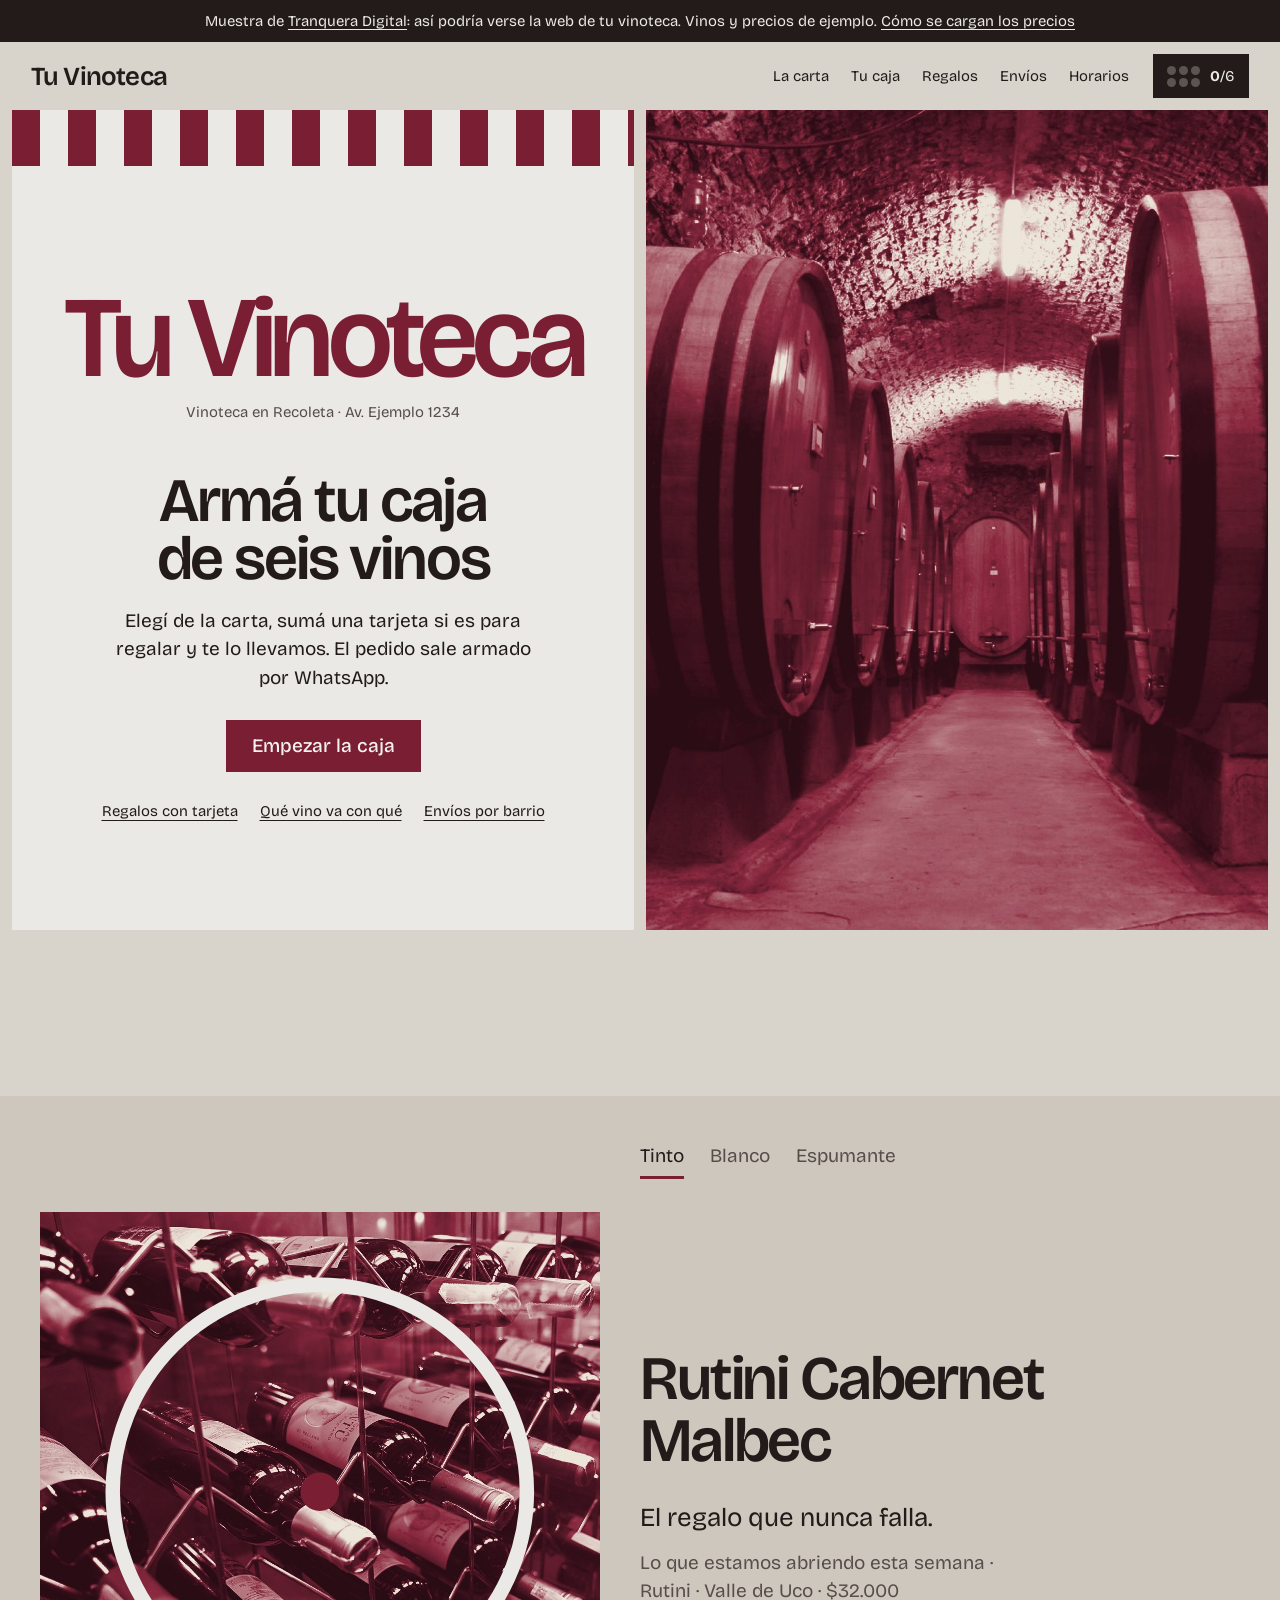
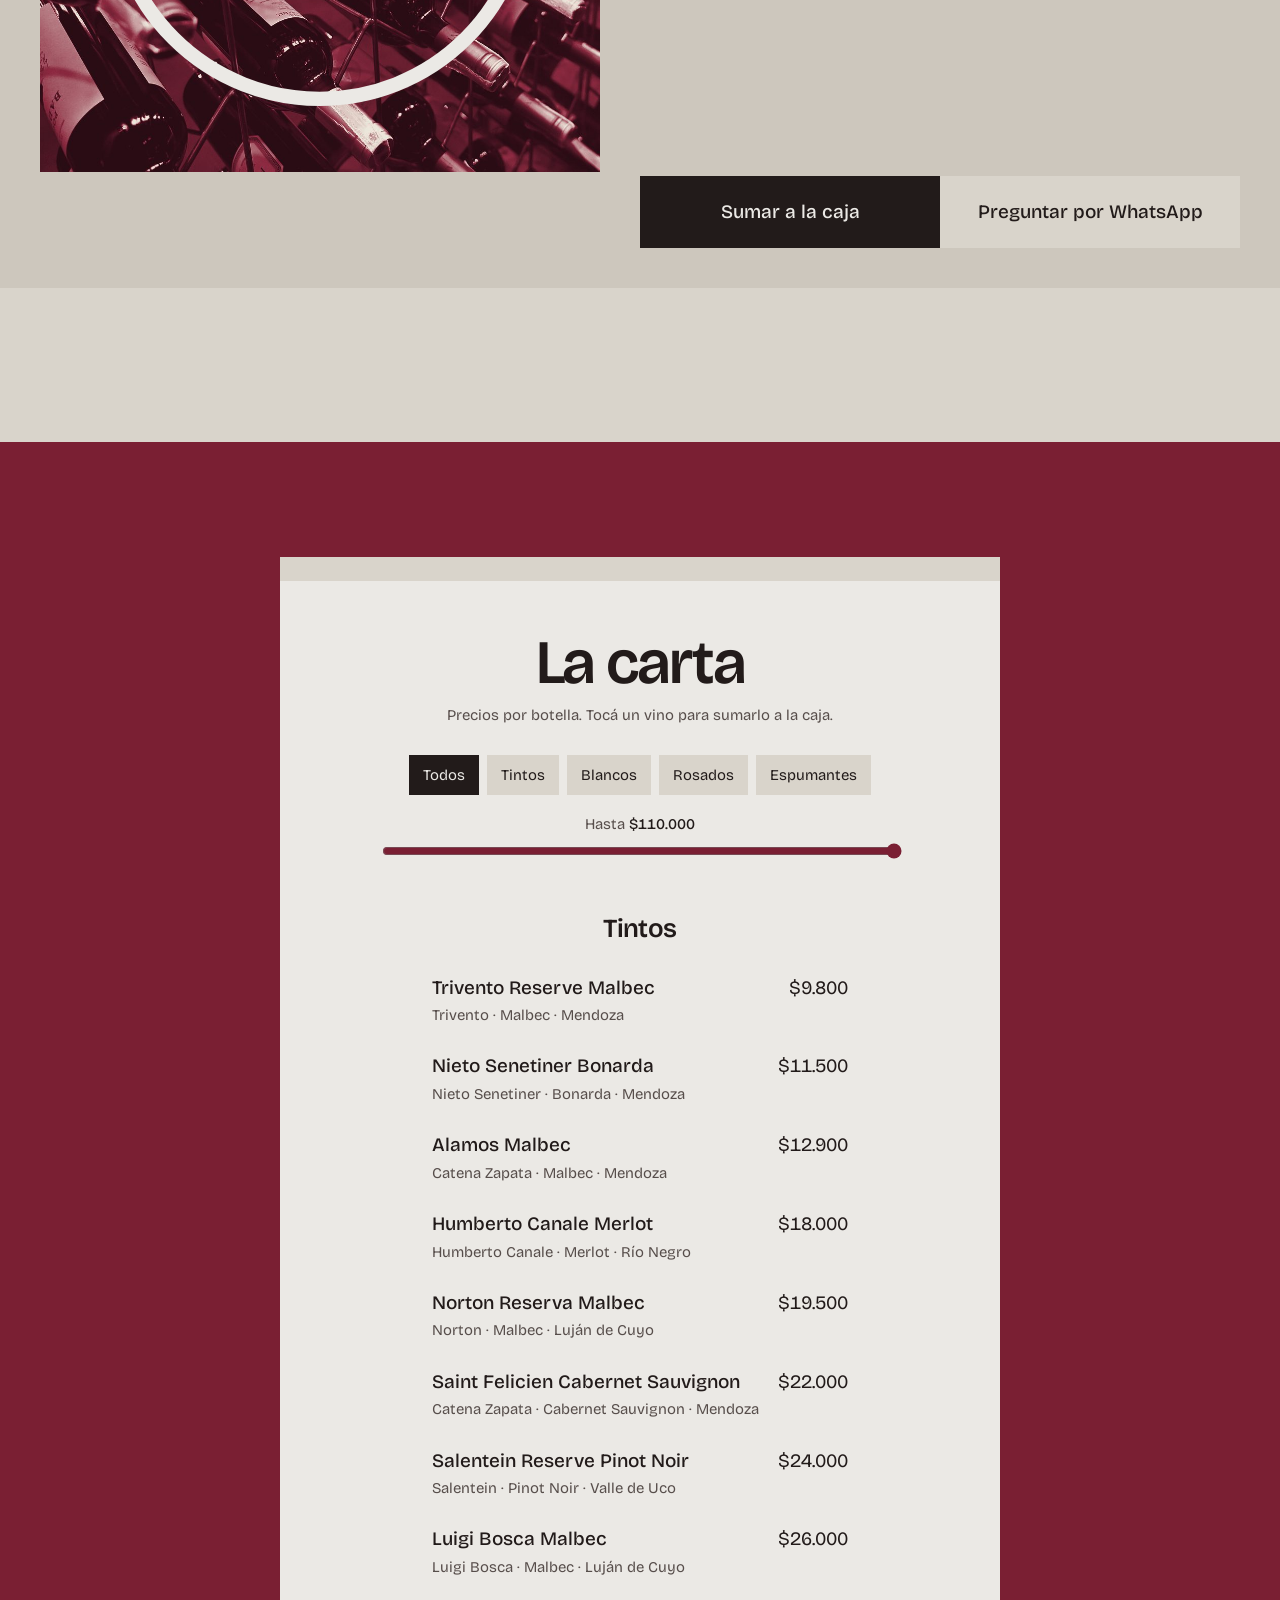
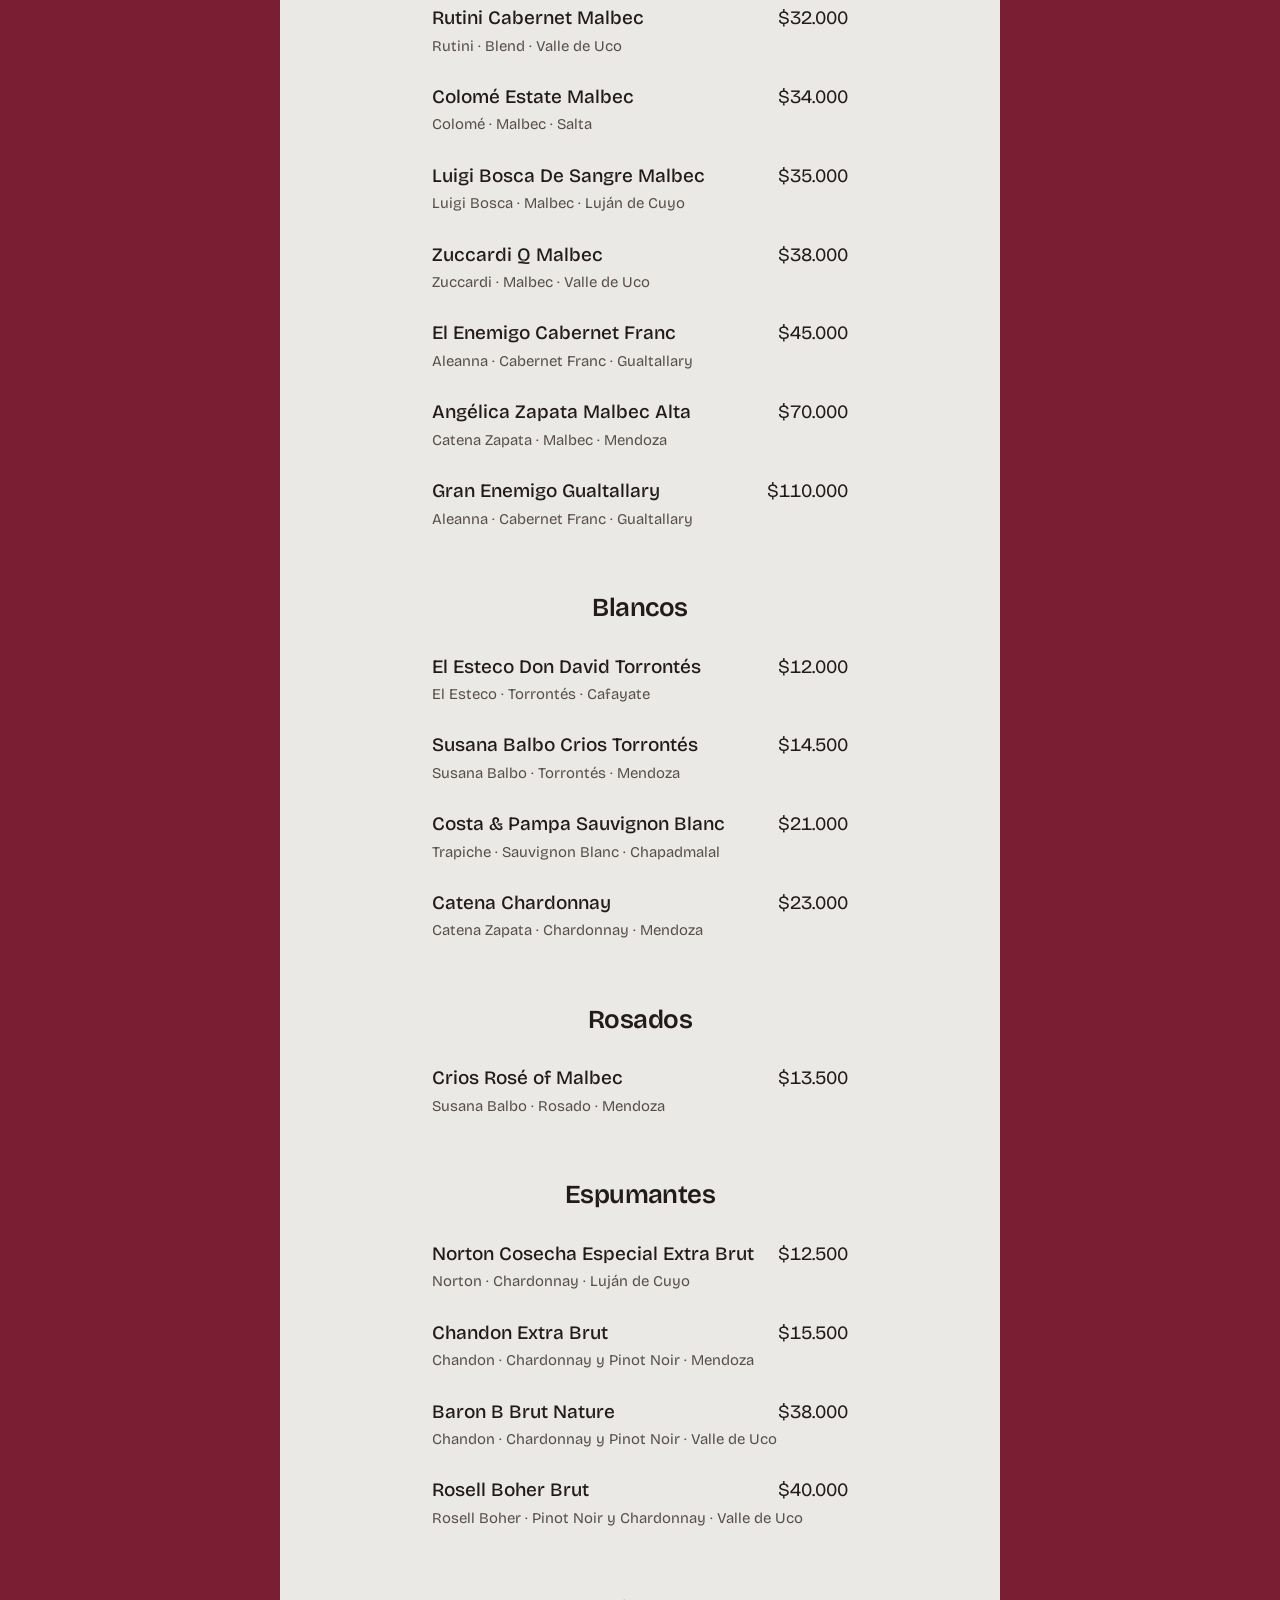
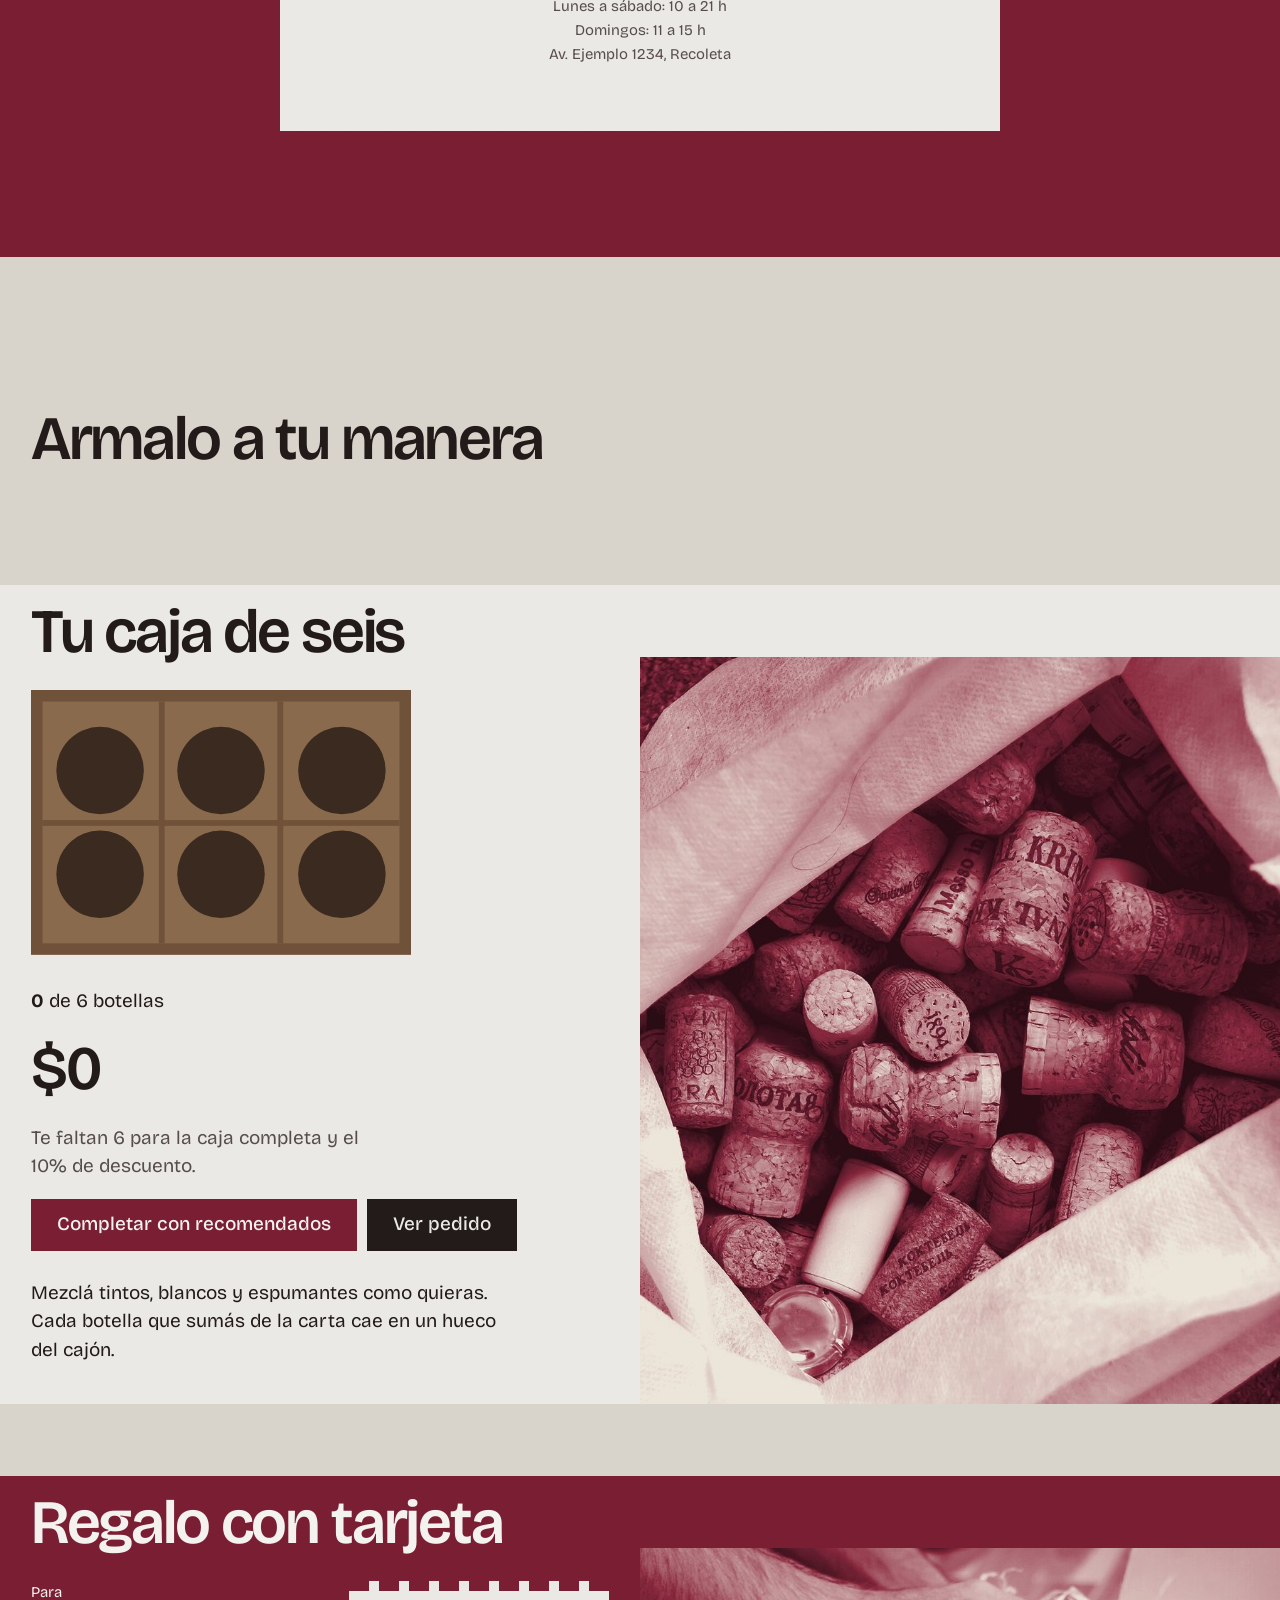
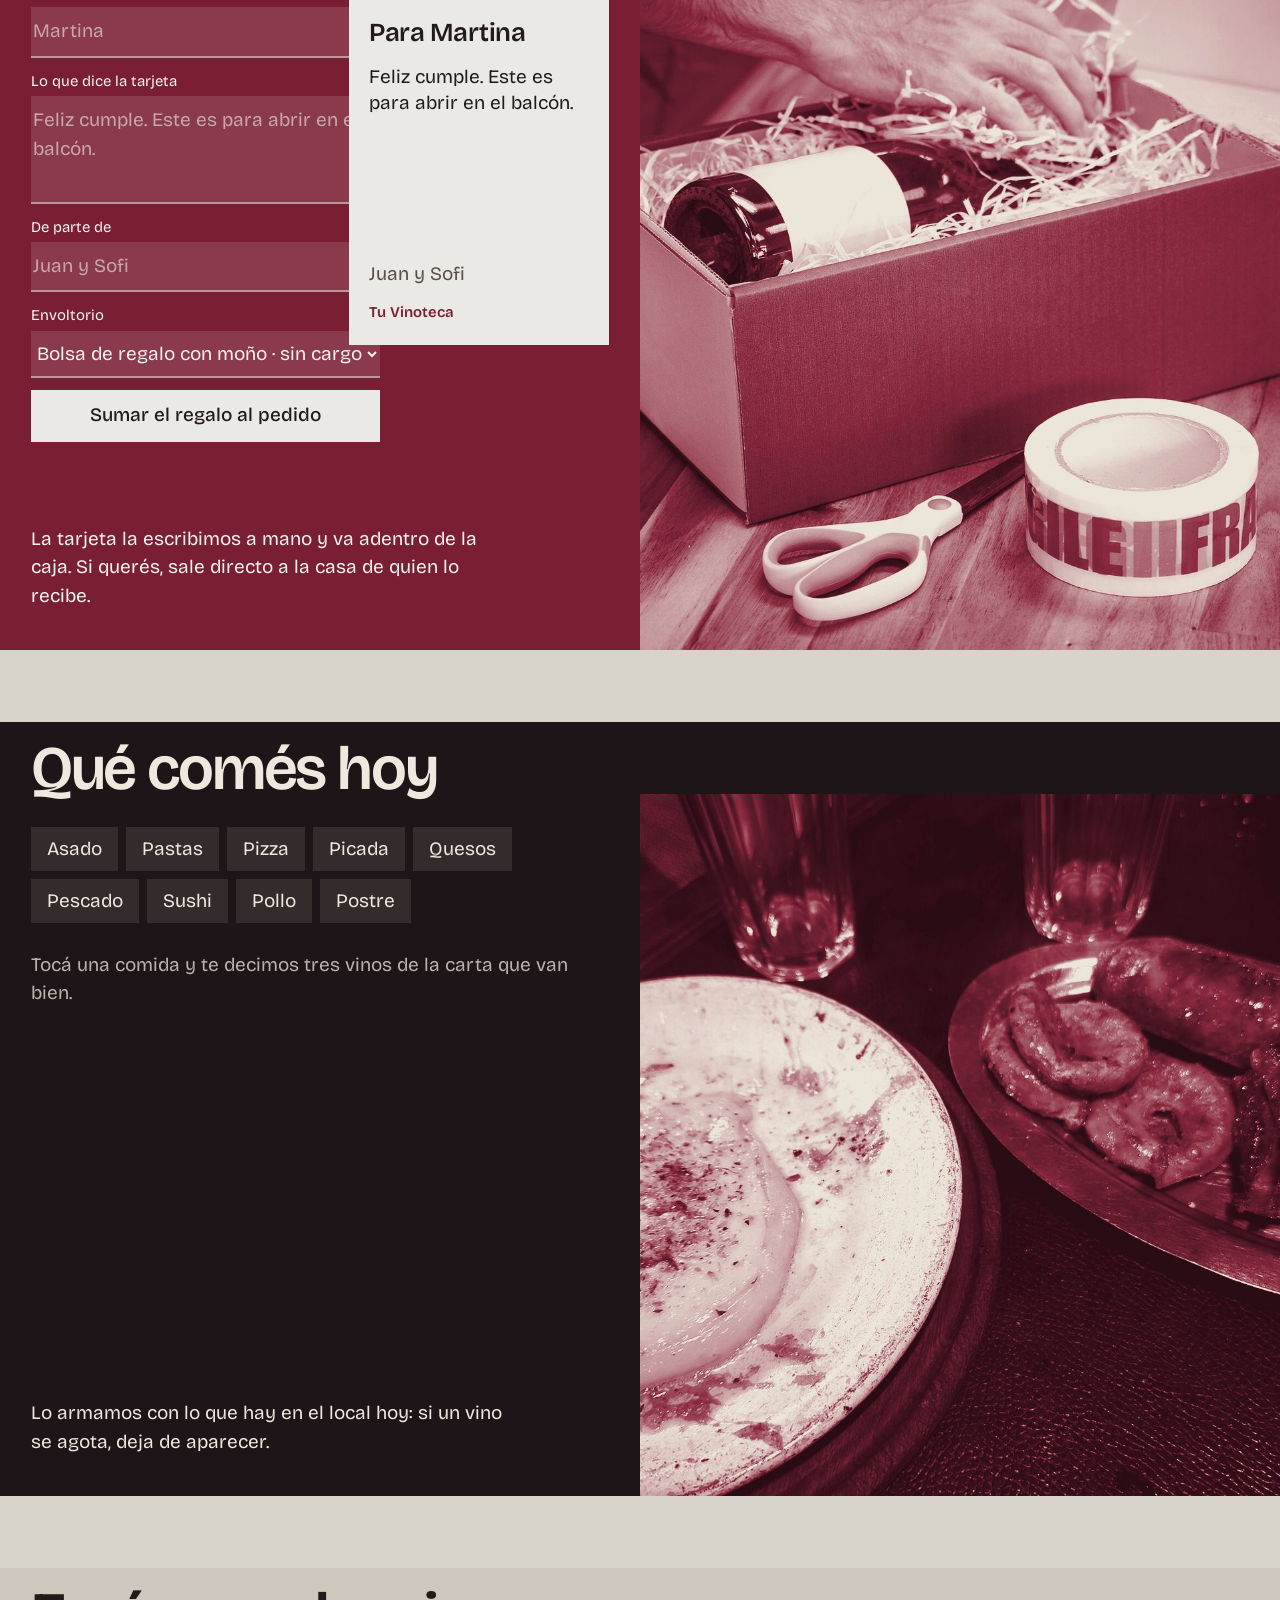
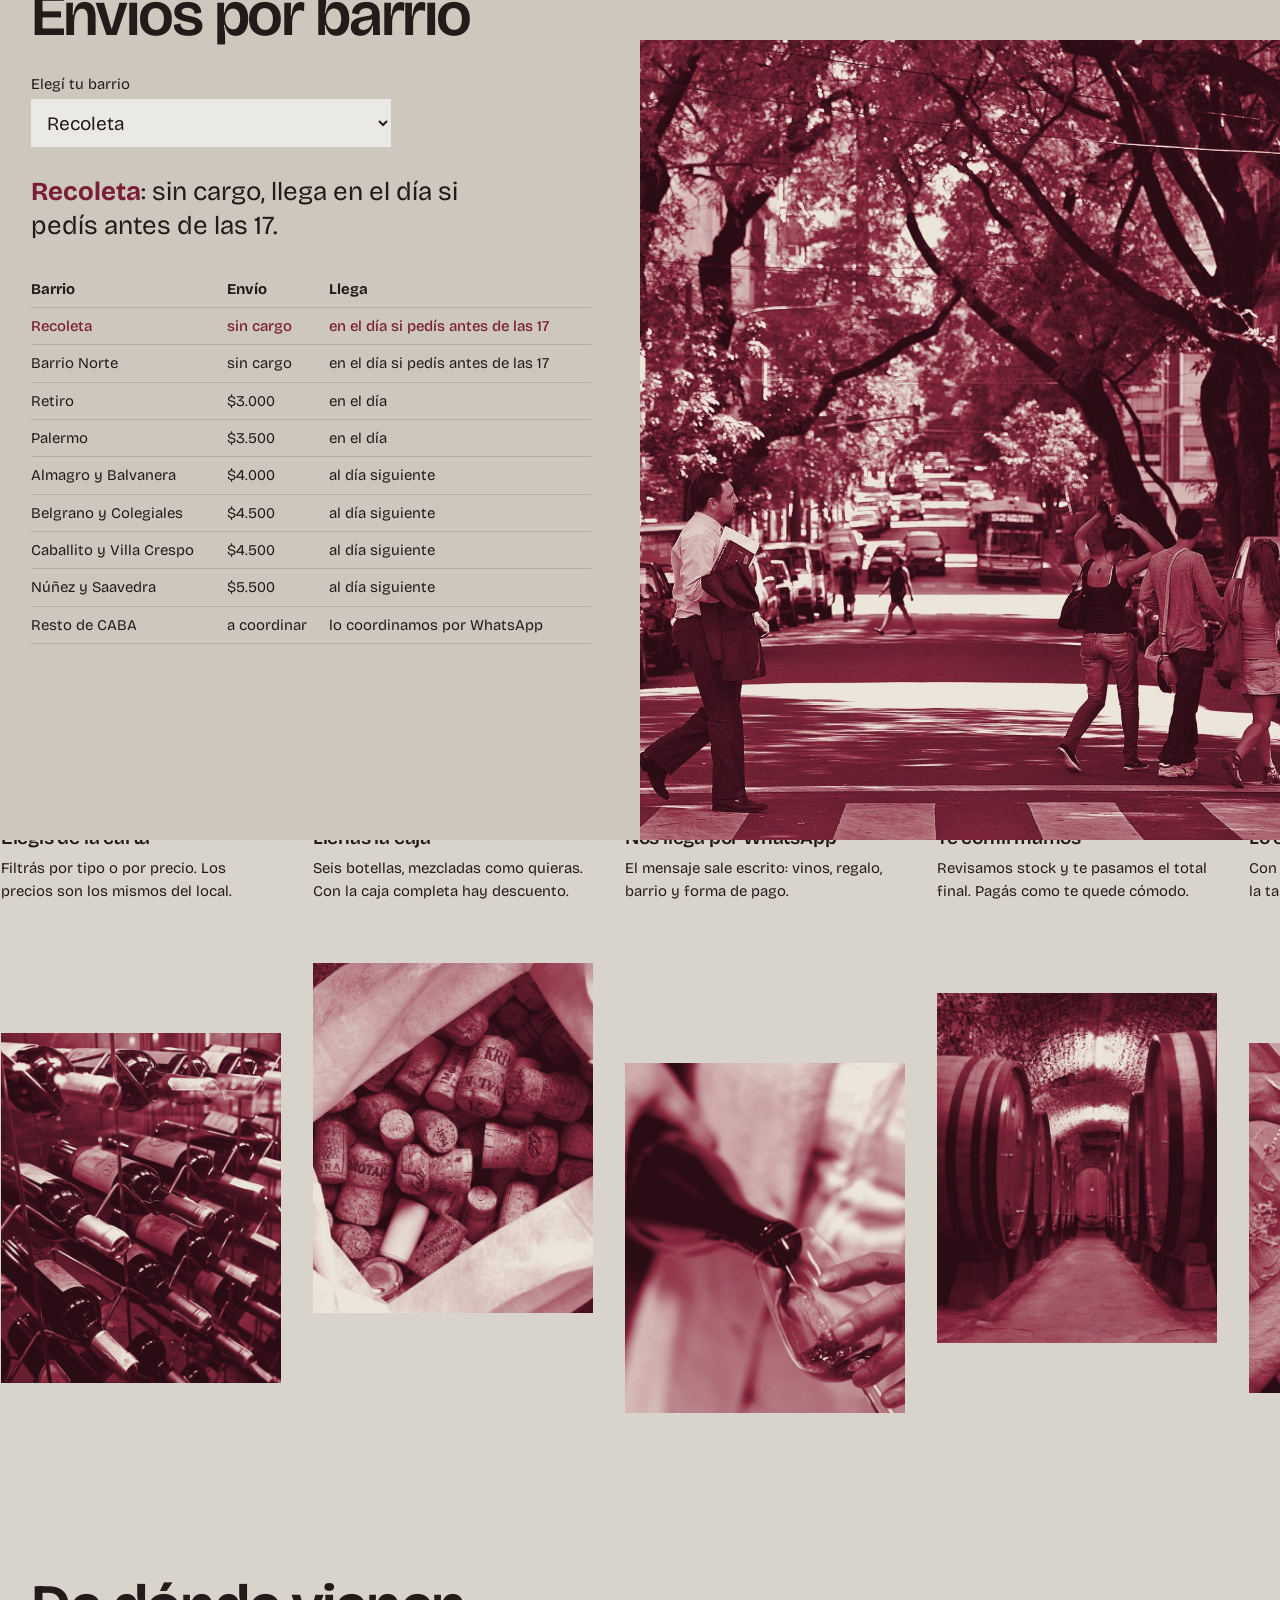
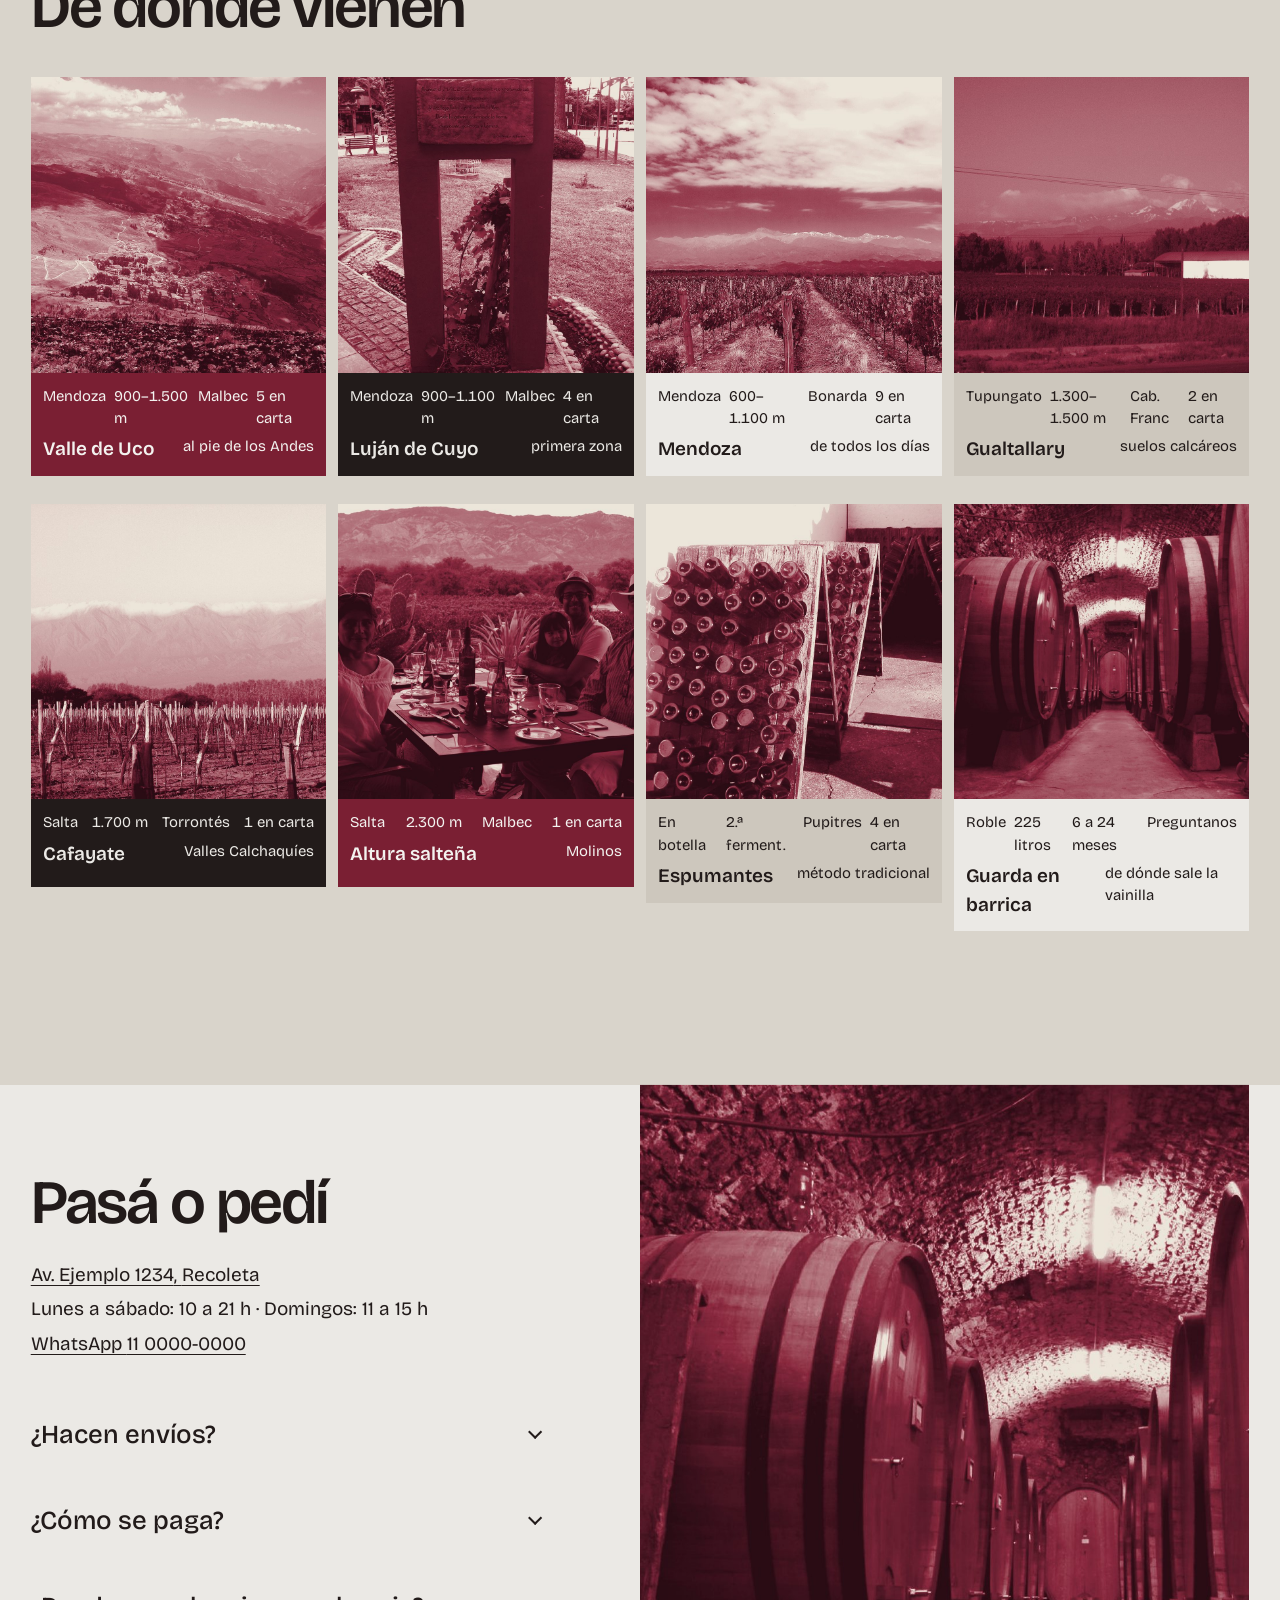
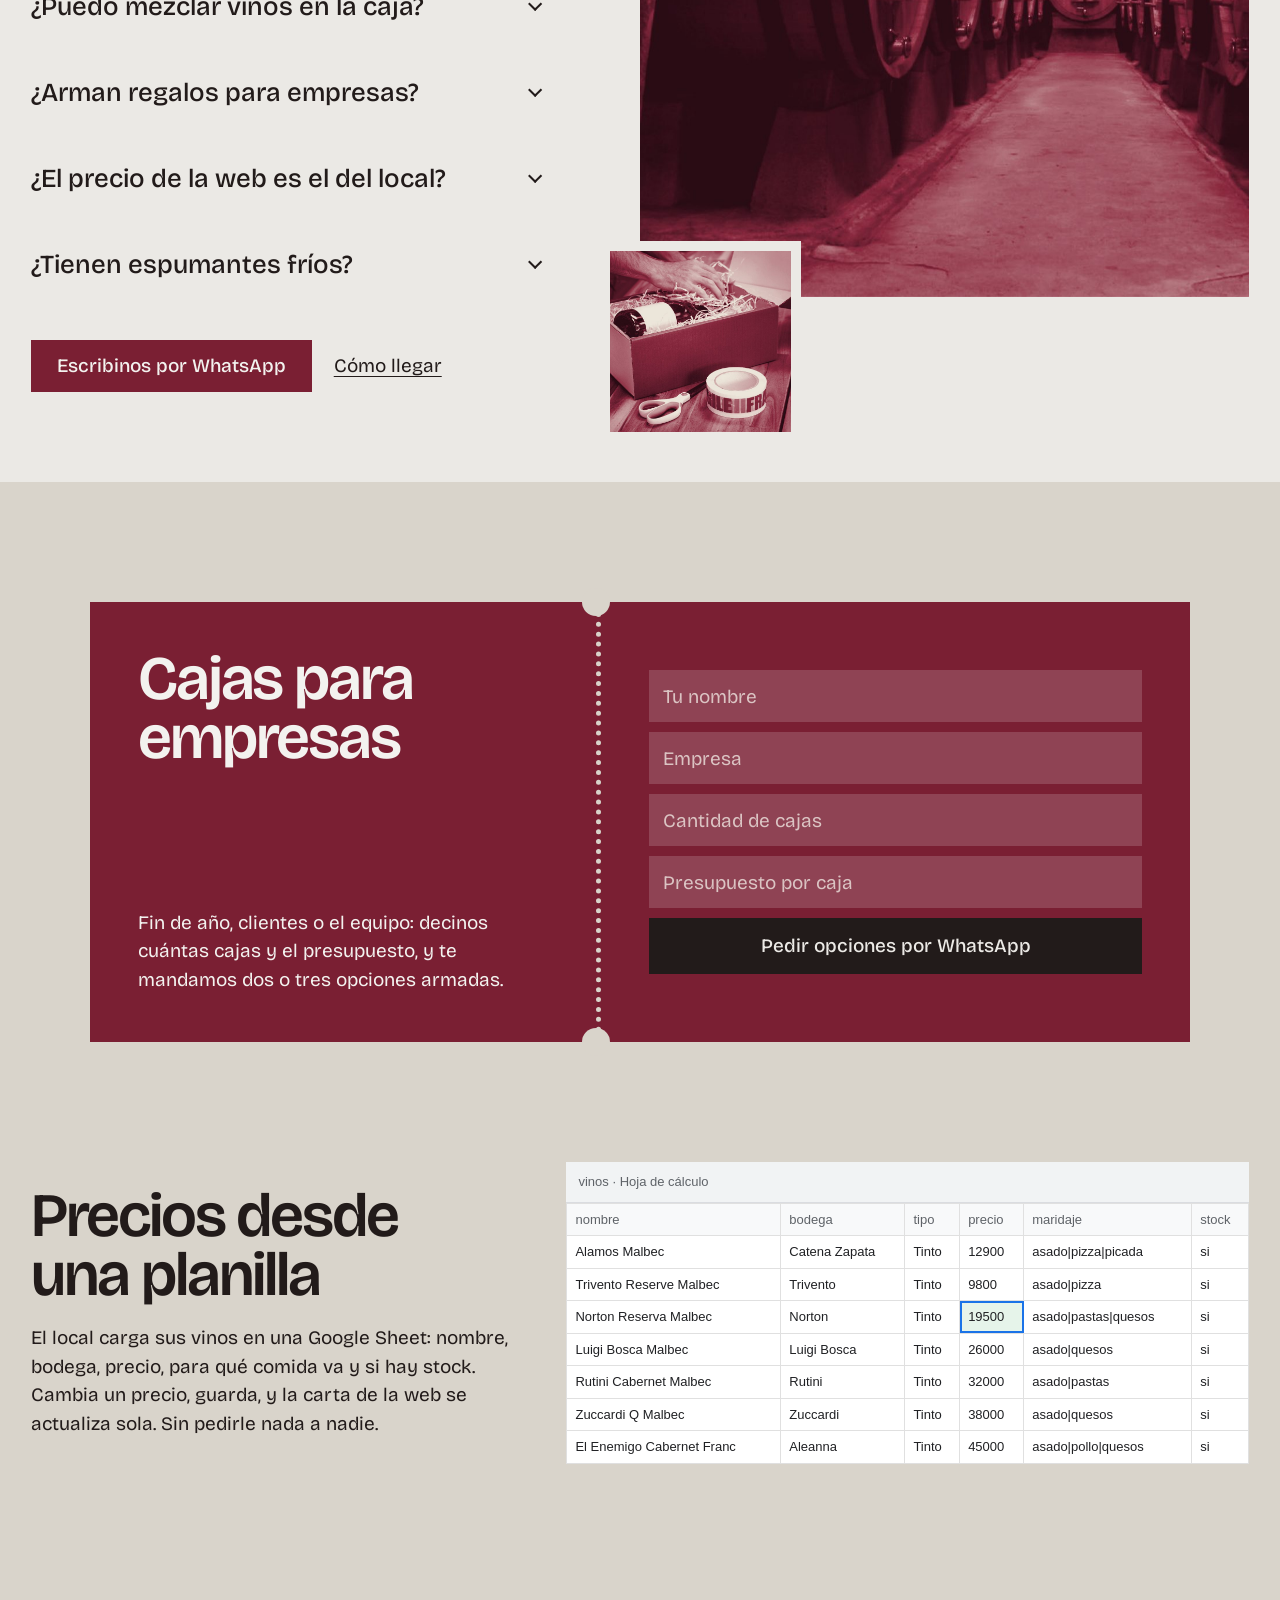
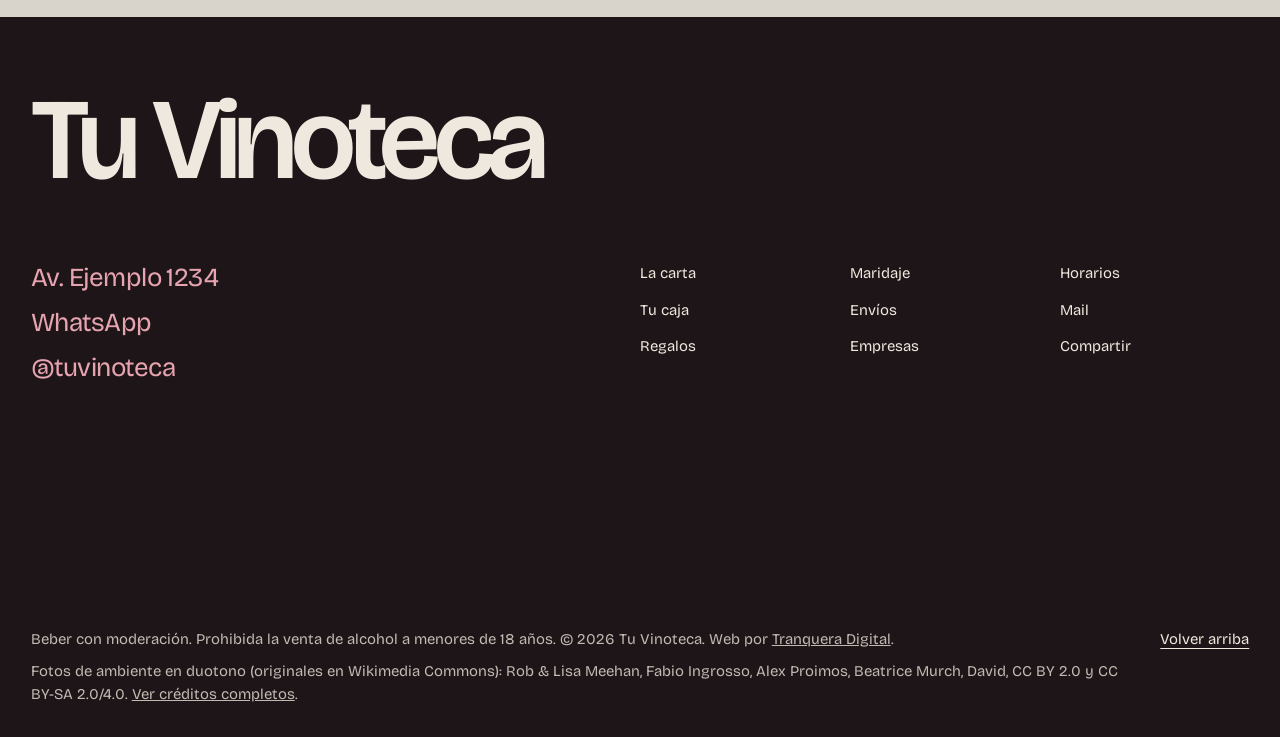
<file: index.html>
<!doctype html>
<html lang="es-AR">
<head>
<meta charset="utf-8">
<meta name="viewport" content="width=device-width, initial-scale=1">
<title>Tu Vinoteca · Vinos con envío en Recoleta y armado de cajas</title>
<meta name="description" content="Vinoteca en Recoleta: elegí de la carta, armá tu caja de seis, sumá una tarjeta de regalo y recibilo en tu barrio. El pedido sale armado por WhatsApp.">
<meta name="robots" content="noindex, nofollow">
<meta name="theme-color" content="#7a1f33">
<meta property="og:title" content="Tu Vinoteca · Armá tu caja de seis vinos">
<meta property="og:description" content="Carta de vinos, caja mixta, regalos con tarjeta, maridaje y envíos por barrio. Pedido por WhatsApp.">
<meta property="og:image" content="assets/img/estante.jpg">
<link rel="preconnect" href="https://fonts.googleapis.com">
<link rel="preconnect" href="https://fonts.gstatic.com" crossorigin>
<link href="https://fonts.googleapis.com/css2?family=Bricolage+Grotesque:opsz,wght@12..96,400;12..96,500;12..96,600&display=swap" rel="stylesheet">
<link rel="stylesheet" href="styles.css?v=1">
<link rel="icon" href="data:image/svg+xml,%3Csvg xmlns='http://www.w3.org/2000/svg' viewBox='0 0 32 32'%3E%3Ccircle cx='16' cy='16' r='14' fill='%237a1f33'/%3E%3Ccircle cx='16' cy='16' r='5' fill='%23efebe4'/%3E%3C/svg%3E">
<script src="config.js?v=1"></script>
</head>
<body>
<a class="skip" href="#carta">Saltar a la carta</a>

<div class="demo-bar" data-demo hidden>
  <p>Muestra de <a href="https://tranqueraweb.com.ar" target="_blank" rel="noopener">Tranquera Digital</a>: así podría verse la web de tu vinoteca. Vinos y precios de ejemplo. <a href="#planilla">Cómo se cargan los precios</a></p>
</div>

<header class="top">
  <a class="top-mark" href="#inicio" data-f="nombre">Tu Vinoteca</a>
  <nav class="top-nav" aria-label="Secciones">
    <a href="#carta">La carta</a>
    <a href="#caja">Tu caja</a>
    <a href="#regalo">Regalos</a>
    <a href="#envios">Envíos</a>
    <a href="#preguntas">Horarios</a>
  </nav>
  <button class="crate-btn" type="button" data-open-order aria-label="Ver mi pedido">
    <span class="crate-mini" aria-hidden="true"><i></i><i></i><i></i><i></i><i></i><i></i></span>
    <span><b data-count>0</b>/<span data-cap>6</span></span>
  </button>
</header>

<main>
<!-- ═══ HERO: la etiqueta ═══ -->
<section class="hero" id="inicio">
  <div class="hero-room" aria-hidden="true">
    <img class="on" src="assets/img/barricas.jpg" alt="" width="1200" height="1500">
    <img src="assets/img/estante.jpg" alt="" width="1200" height="1500" loading="lazy">
    <img src="assets/img/copa.jpg" alt="" width="1200" height="1500" loading="lazy">
    <img src="assets/img/corchos.jpg" alt="" width="1200" height="1500" loading="lazy">
  </div>
  <div class="label">
    <div class="stripe" aria-hidden="true"></div>
    <div class="label-body">
      <p class="wordmark" data-f="nombre" data-fit>Tu Vinoteca</p>
      <p class="label-addr">Vinoteca en <span data-f="barrio">Recoleta</span> · <span data-f="direccion">Av. Ejemplo 1234</span></p>
      <h1>Armá tu caja de seis vinos</h1>
      <p class="label-lead">Elegí de la carta, sumá una tarjeta si es para regalar y te lo llevamos. El pedido sale armado por WhatsApp.</p>
      <a class="btn" href="#carta">Empezar la caja</a>
      <p class="label-links"><a href="#regalo">Regalos con tarjeta</a><a href="#maridaje">Qué vino va con qué</a><a href="#envios">Envíos por barrio</a></p>
    </div>
  </div>
</section>

<!-- ═══ EL VINO DE LA SEMANA ═══ -->
<section class="week" id="semana" aria-labelledby="week-name">
  <div class="week-plate rv">
    <img src="assets/img/semana.jpg" alt="Botellas acostadas en un estante de vinoteca" width="1100" height="1100" loading="lazy">
    <svg class="capsule" viewBox="0 0 100 100" aria-hidden="true"><circle cx="50" cy="50" r="43" fill="none" stroke-width="3"/><circle cx="50" cy="50" r="4"/></svg>
  </div>
  <div class="week-text">
    <div class="tabs" role="tablist" aria-label="Elegí el tipo">
      <button role="tab" aria-selected="true" data-week="Tinto">Tinto</button>
      <button role="tab" aria-selected="false" data-week="Blanco">Blanco</button>
      <button role="tab" aria-selected="false" data-week="Espumante">Espumante</button>
    </div>
    <div class="week-mid rv">
      <h2 id="week-name">Rutini Cabernet Malbec</h2>
      <p class="week-desc" data-week-desc>El regalo que nunca falla.</p>
      <p class="week-meta" data-week-meta>Rutini · Valle de Uco · $32.000</p>
    </div>
    <div class="cells">
      <button class="cell cell-ink" type="button" data-week-add>Sumar a la caja</button>
      <a class="cell cell-tone" data-week-ask href="#" target="_blank" rel="noopener">Preguntar por WhatsApp</a>
    </div>
  </div>
</section>

<!-- ═══ LA CARTA ═══ -->
<section class="carta-wrap" id="carta" aria-labelledby="carta-h">
  <div class="sheet">
    <svg class="scallop top" aria-hidden="true"><defs><pattern id="sc1" width="22" height="22" patternUnits="userSpaceOnUse"><circle cx="11" cy="11" r="11"/></pattern></defs><rect width="100%" height="22" fill="url(#sc1)"/></svg>
    <div class="sheet-in">
      <h2 id="carta-h">La carta</h2>
      <p class="sheet-note">Precios por botella. Tocá un vino para sumarlo a la caja.</p>
      <div class="filters">
        <div class="chips" role="group" aria-label="Tipo de vino">
          <button type="button" class="chip on" data-tipo="">Todos</button>
          <button type="button" class="chip" data-tipo="Tinto">Tintos</button>
          <button type="button" class="chip" data-tipo="Blanco">Blancos</button>
          <button type="button" class="chip" data-tipo="Rosado">Rosados</button>
          <button type="button" class="chip" data-tipo="Espumante">Espumantes</button>
        </div>
        <label class="range"><span>Hasta <b data-max-label>$110.000</b></span>
          <input type="range" min="10000" max="110000" step="2500" value="110000" data-max aria-label="Precio máximo por botella">
        </label>
      </div>
      <div class="menu" data-menu aria-live="polite">
        <p class="menu-loading">Cargando la carta…</p>
      </div>
      <p class="sheet-hours" data-hours></p>
    </div>
    <svg class="scallop bottom" aria-hidden="true"><defs><pattern id="sc2" width="22" height="22" patternUnits="userSpaceOnUse"><circle cx="11" cy="0" r="11"/></pattern></defs><rect width="100%" height="22" fill="url(#sc2)"/></svg>
  </div>
</section>

<!-- ═══ HERRAMIENTAS: hojas apiladas ═══ -->
<section class="tools" aria-labelledby="tools-h">
  <h2 id="tools-h" class="tools-h rv">Armalo a tu manera</h2>

  <article class="tool t-caja" id="caja" aria-labelledby="caja-h">
    <div class="tool-txt">
      <h3 id="caja-h">Tu caja de seis</h3>
      <div class="crate-zone">
        <svg class="crate" viewBox="0 0 330 230" role="img" aria-label="Caja de vino de seis botellas" data-crate></svg>
        <div class="crate-info">
          <p class="crate-count"><b data-count>0</b> de <span data-cap>6</span> botellas</p>
          <p class="crate-total" data-total>$0</p>
          <p class="crate-off" data-off>Completá la caja y te descontamos un <span data-desc>10</span>%.</p>
          <div class="crate-actions">
            <button class="btn" type="button" data-fill>Completar con recomendados</button>
            <button class="btn btn-line" type="button" data-open-order>Ver pedido</button>
          </div>
        </div>
      </div>
      <p class="tool-p">Mezclá tintos, blancos y espumantes como quieras. Cada botella que sumás de la carta cae en un hueco del cajón.</p>
    </div>
    <div class="tool-img"><img src="assets/img/caja.jpg" alt="Corchos de vino usados, de muchas bodegas" width="1400" height="1050" loading="lazy"></div>
  </article>

  <article class="tool t-regalo" id="regalo" aria-labelledby="regalo-h">
    <div class="tool-txt">
      <h3 id="regalo-h">Regalo con tarjeta</h3>
      <div class="gift">
        <form class="gift-form" data-gift>
          <label><span>Para</span><input name="para" maxlength="40" autocomplete="off" placeholder="Martina"></label>
          <label><span>Lo que dice la tarjeta</span><textarea name="msg" maxlength="160" rows="3" placeholder="Feliz cumple. Este es para abrir en el balcón."></textarea></label>
          <label><span>De parte de</span><input name="de" maxlength="40" autocomplete="off" placeholder="Juan y Sofi"></label>
          <label><span>Envoltorio</span><select name="env" data-env></select></label>
          <button class="btn btn-paper" type="submit">Sumar el regalo al pedido</button>
          <p class="gift-ok" data-gift-ok role="status"></p>
        </form>
        <div class="card" aria-hidden="true">
          <p class="card-to" data-card-to>Para Martina</p>
          <p class="card-msg" data-card-msg>Feliz cumple. Este es para abrir en el balcón.</p>
          <p class="card-from" data-card-from>Juan y Sofi</p>
          <p class="card-mark" data-f="nombre">Tu Vinoteca</p>
        </div>
      </div>
      <p class="tool-p">La tarjeta la escribimos a mano y va adentro de la caja. Si querés, sale directo a la casa de quien lo recibe.</p>
    </div>
    <div class="tool-img"><img src="assets/img/regalo.jpg" alt="Manos acomodando una botella de vino en una caja con viruta" width="1400" height="1050" loading="lazy"></div>
  </article>

  <article class="tool t-maridaje" id="maridaje" aria-labelledby="mar-h">
    <div class="tool-txt">
      <h3 id="mar-h">Qué comés hoy</h3>
      <div class="dishes" role="group" aria-label="Elegí la comida">
        <button type="button" data-dish="asado">Asado</button>
        <button type="button" data-dish="pastas">Pastas</button>
        <button type="button" data-dish="pizza">Pizza</button>
        <button type="button" data-dish="picada">Picada</button>
        <button type="button" data-dish="quesos">Quesos</button>
        <button type="button" data-dish="pescado">Pescado</button>
        <button type="button" data-dish="sushi">Sushi</button>
        <button type="button" data-dish="pollo">Pollo</button>
        <button type="button" data-dish="postre">Postre</button>
      </div>
      <div class="picks" data-picks aria-live="polite"><p class="picks-empty">Tocá una comida y te decimos tres vinos de la carta que van bien.</p></div>
      <p class="tool-p">Lo armamos con lo que hay en el local hoy: si un vino se agota, deja de aparecer.</p>
    </div>
    <div class="tool-img"><img src="assets/img/maridaje.jpg" alt="Provoleta y achuras en la mesa de un asado" width="1400" height="1050" loading="lazy"></div>
  </article>

  <article class="tool t-envios" id="envios" aria-labelledby="env-h">
    <div class="tool-txt">
      <h3 id="env-h">Envíos por barrio</h3>
      <label class="env-pick"><span>Elegí tu barrio</span><select data-env-barrio></select></label>
      <p class="env-res" data-env-res role="status"></p>
      <table class="env-table" data-env-table><caption class="sr">Costo y demora de envío por barrio</caption><thead><tr><th scope="col">Barrio</th><th scope="col">Envío</th><th scope="col">Llega</th></tr></thead><tbody></tbody></table>
    </div>
    <div class="tool-img"><img src="assets/img/calle.jpg" alt="Una calle arbolada de Recoleta con gente cruzando" width="1000" height="1250" loading="lazy"></div>
  </article>
</section>

<!-- ═══ CÓMO LLEGA ═══ -->
<section class="moments" id="como" aria-labelledby="mom-h">
  <div class="mom-head">
    <h2 id="mom-h" class="rv">Del estante a tu mesa</h2>
    <div class="mom-btns"><button type="button" data-mom="-1" aria-label="Anterior"><svg viewBox="0 0 24 24" aria-hidden="true"><path d="M15 5l-7 7 7 7"/></svg></button><button type="button" data-mom="1" aria-label="Siguiente"><svg viewBox="0 0 24 24" aria-hidden="true"><path d="M9 5l7 7-7 7"/></svg></button></div>
  </div>
  <div class="mom-bar" aria-hidden="true"><i data-mom-bar></i></div>
  <ol class="mom-row" data-mom-row>
    <li style="--gap:110px"><h3>Elegís de la carta</h3><p>Filtrás por tipo o por precio. Los precios son los mismos del local.</p><img src="assets/img/estante.jpg" alt="Estante de vinoteca con botellas acostadas" width="1200" height="1500" loading="lazy"></li>
    <li style="--gap:40px"><h3>Llenás la caja</h3><p>Seis botellas, mezcladas como quieras. Con la caja completa hay descuento.</p><img src="assets/img/corchos.jpg" alt="Corchos de vino" width="1200" height="1500" loading="lazy"></li>
    <li style="--gap:140px"><h3>Nos llega por WhatsApp</h3><p>El mensaje sale escrito: vinos, regalo, barrio y forma de pago.</p><img src="assets/img/copa.jpg" alt="Vino tinto sirviéndose en una copa" width="1200" height="1500" loading="lazy"></li>
    <li style="--gap:70px"><h3>Te confirmamos</h3><p>Revisamos stock y te pasamos el total final. Pagás como te quede cómodo.</p><img src="assets/img/barricas.jpg" alt="Barricas de roble en una cava" width="1200" height="1500" loading="lazy"></li>
    <li style="--gap:120px"><h3>Lo envolvemos</h3><p>Con viruta, en bolsa o caja de madera, y la tarjeta escrita a mano.</p><img src="assets/img/envio.jpg" alt="Botella acomodada en una caja con viruta para enviar" width="1000" height="1250" loading="lazy"></li>
    <li style="--gap:50px"><h3>Sale para tu casa</h3><p>En el día dentro del barrio. Al resto de la ciudad, al día siguiente.</p><img src="assets/img/calle.jpg" alt="Calle arbolada de Recoleta" width="1000" height="1250" loading="lazy"></li>
  </ol>
</section>

<!-- ═══ REGIONES ═══ -->
<section class="regions" id="regiones" aria-labelledby="reg-h">
  <h2 id="reg-h" class="rv">De dónde vienen</h2>
  <ul class="tiles" data-tiles>
    <li class="tile p1" data-region="Valle de Uco"><img src="assets/img/uco.jpg" alt="Vista aérea del Valle de Uco, Mendoza" width="900" height="900" loading="lazy"><div class="strip"><p class="vals"><span>Mendoza</span><span>900–1.500 m</span><span>Malbec</span><span data-n>0 en carta</span></p><p class="row2"><span>Valle de Uco</span><span>al pie de los Andes</span></p></div></li>
    <li class="tile p2" data-region="Luján de Cuyo"><img src="assets/img/lujan.jpg" alt="Una cepa de Malbec en la plaza de Luján de Cuyo" width="900" height="900" loading="lazy"><div class="strip"><p class="vals"><span>Mendoza</span><span>900–1.100 m</span><span>Malbec</span><span data-n>0 en carta</span></p><p class="row2"><span>Luján de Cuyo</span><span>primera zona</span></p></div></li>
    <li class="tile p3" data-region="Mendoza"><img src="assets/img/maipu.jpg" alt="Hileras de viñedo en Mendoza" width="900" height="900" loading="lazy"><div class="strip"><p class="vals"><span>Mendoza</span><span>600–1.100 m</span><span>Bonarda</span><span data-n>0 en carta</span></p><p class="row2"><span>Mendoza</span><span>de todos los días</span></p></div></li>
    <li class="tile p4" data-region="Gualtallary"><img src="assets/img/andes.jpg" alt="Viñedos al pie de la cordillera de los Andes, en Mendoza" width="900" height="900" loading="lazy"><div class="strip"><p class="vals"><span>Tupungato</span><span>1.300–1.500 m</span><span>Cab. Franc</span><span data-n>0 en carta</span></p><p class="row2"><span>Gualtallary</span><span>suelos calcáreos</span></p></div></li>
    <li class="tile p2" data-region="Cafayate"><img src="assets/img/cafayate.jpg" alt="Viñedos y montañas en Cafayate, Salta" width="900" height="900" loading="lazy"><div class="strip"><p class="vals"><span>Salta</span><span>1.700 m</span><span>Torrontés</span><span data-n>0 en carta</span></p><p class="row2"><span>Cafayate</span><span>Valles Calchaquíes</span></p></div></li>
    <li class="tile p1" data-region="Salta"><img src="assets/img/colome.jpg" alt="Mesa al aire libre en la bodega Colomé, Salta" width="900" height="900" loading="lazy"><div class="strip"><p class="vals"><span>Salta</span><span>2.300 m</span><span>Malbec</span><span data-n>0 en carta</span></p><p class="row2"><span>Altura salteña</span><span>Molinos</span></p></div></li>
    <li class="tile p4" data-tipo-n="Espumante"><img src="assets/img/espumante.jpg" alt="Botellas de espumante en pupitres" width="900" height="900" loading="lazy"><div class="strip"><p class="vals"><span>En botella</span><span>2.ª ferment.</span><span>Pupitres</span><span data-n>0 en carta</span></p><p class="row2"><span>Espumantes</span><span>método tradicional</span></p></div></li>
    <li class="tile p3"><img src="assets/img/barrica-sq.jpg" alt="Cava con barricas de roble" width="900" height="900" loading="lazy"><div class="strip"><p class="vals"><span>Roble</span><span>225 litros</span><span>6 a 24 meses</span><span>Preguntanos</span></p><p class="row2"><span>Guarda en barrica</span><span>de dónde sale la vainilla</span></p></div></li>
  </ul>
</section>

<!-- ═══ PREGUNTAS ═══ -->
<section class="faq" id="preguntas" aria-labelledby="faq-h">
  <div class="faq-col">
    <h2 id="faq-h" class="rv">Pasá o pedí</h2>
    <ul class="facts">
      <li><a data-f-href="mapa" target="_blank" rel="noopener"><span data-f="direccion">Av. Ejemplo 1234</span>, <span data-f="barrio">Recoleta</span></a></li>
      <li data-hours-lines></li>
      <li><a data-wa-plain target="_blank" rel="noopener">WhatsApp <span data-f-wa></span></a></li>
    </ul>
    <div class="acc">
      <details><summary>¿Hacen envíos?</summary><p data-faq-env>Sí, a todo CABA. En el barrio llega en el día; al resto, al día siguiente. Arriba está el costo de cada barrio.</p></details>
      <details><summary>¿Cómo se paga?</summary><p data-faq-pago>Efectivo, transferencia, Mercado Pago o tarjeta. Lo elegís en el pedido y te confirmamos el total por WhatsApp.</p></details>
      <details><summary>¿Puedo mezclar vinos en la caja?</summary><p>Sí. Seis botellas cualquiera de la carta, tintos, blancos o espumantes. Con la caja completa te descontamos un <span data-desc>10</span>%.</p></details>
      <details><summary>¿Arman regalos para empresas?</summary><p>Sí, cajas iguales o distintas, con tarjeta y la cantidad que necesites. Pedí la propuesta acá abajo.</p></details>
      <details><summary>¿El precio de la web es el del local?</summary><p>Es el mismo: la carta sale de la planilla que usamos en el mostrador. Si un vino se agota, deja de aparecer.</p></details>
      <details><summary>¿Tienen espumantes fríos?</summary><p><!-- A CONFIRMAR con cada vinoteca -->Sí, siempre hay espumantes y blancos en la heladera, listos para llevar.</p></details>
    </div>
    <div class="faq-cta"><a class="btn" data-wa-plain target="_blank" rel="noopener">Escribinos por WhatsApp</a><a class="txt-link" data-f-href="mapa" target="_blank" rel="noopener">Cómo llegar</a></div>
  </div>
  <div class="faq-pics">
    <img class="tall rv" src="assets/img/faq.jpg" alt="Pasillo de barricas en una cava" width="1050" height="1400" loading="lazy">
    <img class="sq" src="assets/img/faq-sq.jpg" alt="Botella de vino en una caja con viruta, lista para regalar" width="700" height="700" loading="lazy">
  </div>
</section>

<!-- ═══ EMPRESAS: cupón ═══ -->
<section class="corp" id="empresas" aria-labelledby="corp-h">
  <form class="coupon" data-corp>
    <div class="coupon-l">
      <h2 id="corp-h">Cajas para empresas</h2>
      <p>Fin de año, clientes o el equipo: decinos cuántas cajas y el presupuesto, y te mandamos dos o tres opciones armadas.</p>
    </div>
    <div class="coupon-r">
      <label><span class="sr">Tu nombre</span><input name="nombre" placeholder="Tu nombre" required autocomplete="name"></label>
      <label><span class="sr">Empresa</span><input name="empresa" placeholder="Empresa" autocomplete="organization"></label>
      <label><span class="sr">Cantidad de cajas</span><input name="cant" placeholder="Cantidad de cajas" inputmode="numeric"></label>
      <label><span class="sr">Presupuesto por caja</span><input name="pres" placeholder="Presupuesto por caja" inputmode="numeric"></label>
      <button type="submit">Pedir opciones por WhatsApp</button>
    </div>
  </form>
</section>

<!-- ═══ LA PLANILLA (solo en la muestra) ═══ -->
<section class="sheetdemo" id="planilla" data-demo hidden aria-labelledby="pl-h">
  <div class="pl-text">
    <h2 id="pl-h" class="rv">Precios desde una planilla</h2>
    <p>El local carga sus vinos en una Google Sheet: nombre, bodega, precio, para qué comida va y si hay stock. Cambia un precio, guarda, y la carta de la web se actualiza sola. Sin pedirle nada a nadie.</p>
  </div>
  <div class="pl-ui" data-ui>
    <div class="pl-bar"><span>vinos · Hoja de cálculo</span></div>
    <table class="pl-table"><thead><tr><th>nombre</th><th>bodega</th><th>tipo</th><th>precio</th><th>maridaje</th><th>stock</th></tr></thead><tbody data-pl></tbody></table>
  </div>
</section>
</main>

<!-- ═══ PIE ═══ -->
<footer class="foot">
  <p class="foot-mark" data-f="nombre" aria-hidden="true">Tu Vinoteca</p>
  <div class="foot-row">
    <ul class="places">
      <li><a data-f-href="mapa" target="_blank" rel="noopener"><span data-f="direccion">Av. Ejemplo 1234</span></a></li>
      <li><a data-wa-plain target="_blank" rel="noopener">WhatsApp</a></li>
      <li><a data-ig target="_blank" rel="noopener">Instagram</a></li>
    </ul>
    <div class="foot-links">
      <ul><li><a href="#carta">La carta</a></li><li><a href="#caja">Tu caja</a></li><li><a href="#regalo">Regalos</a></li></ul>
      <ul><li><a href="#maridaje">Maridaje</a></li><li><a href="#envios">Envíos</a></li><li><a href="#empresas">Empresas</a></li></ul>
      <ul><li><a href="#preguntas">Horarios</a></li><li><a data-mail>Mail</a></li><li><button type="button" class="share" data-share>Compartir</button></li></ul>
    </div>
  </div>
  <div class="foot-legal">
    <p>Beber con moderación. Prohibida la venta de alcohol a menores de 18 años. © 2026 <span data-f="nombre">Tu Vinoteca</span>. Web por <a href="https://tranqueraweb.com.ar" target="_blank" rel="noopener">Tranquera Digital</a>.</p>
    <p class="credits">Fotos de ambiente en duotono (originales en Wikimedia Commons): Rob &amp; Lisa Meehan, Fabio Ingrosso, Alex Proimos, Beatrice Murch, David, CC BY 2.0 y CC BY-SA 2.0/4.0. <a href="creditos.html">Ver créditos completos</a>.</p>
    <a class="txt-link" href="#inicio">Volver arriba</a>
  </div>
</footer>

<!-- barra fija en celular -->
<div class="dock" data-dock>
  <span class="crate-mini" aria-hidden="true"><i></i><i></i><i></i><i></i><i></i><i></i></span>
  <span class="dock-t"><b data-count>0</b>/<span data-cap>6</span> · <span data-total>$0</span></span>
  <button type="button" class="dock-btn" data-open-order>Ver pedido</button>
</div>

<!-- pedido -->
<dialog class="order" data-order aria-labelledby="order-h">
  <form method="dialog" class="order-in" data-order-form>
    <div class="order-head"><h2 id="order-h">Tu pedido</h2><button class="x" value="cancel" aria-label="Cerrar">×</button></div>
    <ul class="order-items" data-order-items></ul>
    <p class="order-gift" data-order-gift hidden></p>
    <div class="order-grid">
      <label><span>Barrio</span><select name="barrio" data-order-barrio></select></label>
      <label><span>Forma de pago</span><select name="pago" data-order-pago></select></label>
      <label><span>Tu nombre</span><input name="nombre" autocomplete="name"></label>
      <label><span>Cuándo te queda bien</span><input name="cuando" placeholder="Hoy a la tarde"></label>
    </div>
    <dl class="order-sum" data-order-sum></dl>
    <button class="btn btn-wide" type="button" data-send>Enviar pedido por WhatsApp</button>
    <p class="order-note">Te contestamos por WhatsApp con el stock y el total final.</p>
  </form>
</dialog>

<script type="application/ld+json" id="ld-faq">{"@context":"https://schema.org","@type":"FAQPage","mainEntity":[
{"@type":"Question","name":"¿Hacen envíos?","acceptedAnswer":{"@type":"Answer","text":"Sí, a todo CABA. En el barrio llega en el día; al resto, al día siguiente."}},
{"@type":"Question","name":"¿Cómo se paga?","acceptedAnswer":{"@type":"Answer","text":"Efectivo, transferencia, Mercado Pago o tarjeta."}},
{"@type":"Question","name":"¿Puedo mezclar vinos en la caja?","acceptedAnswer":{"@type":"Answer","text":"Sí. Seis botellas cualquiera de la carta, con descuento por caja completa."}},
{"@type":"Question","name":"¿Arman regalos para empresas?","acceptedAnswer":{"@type":"Answer","text":"Sí, cajas con tarjeta en la cantidad que necesites."}},
{"@type":"Question","name":"¿El precio de la web es el del local?","acceptedAnswer":{"@type":"Answer","text":"Es el mismo: la carta sale de la planilla del mostrador."}}]}</script>
<script src="app.js?v=1"></script>
</body>
</html>
</file>
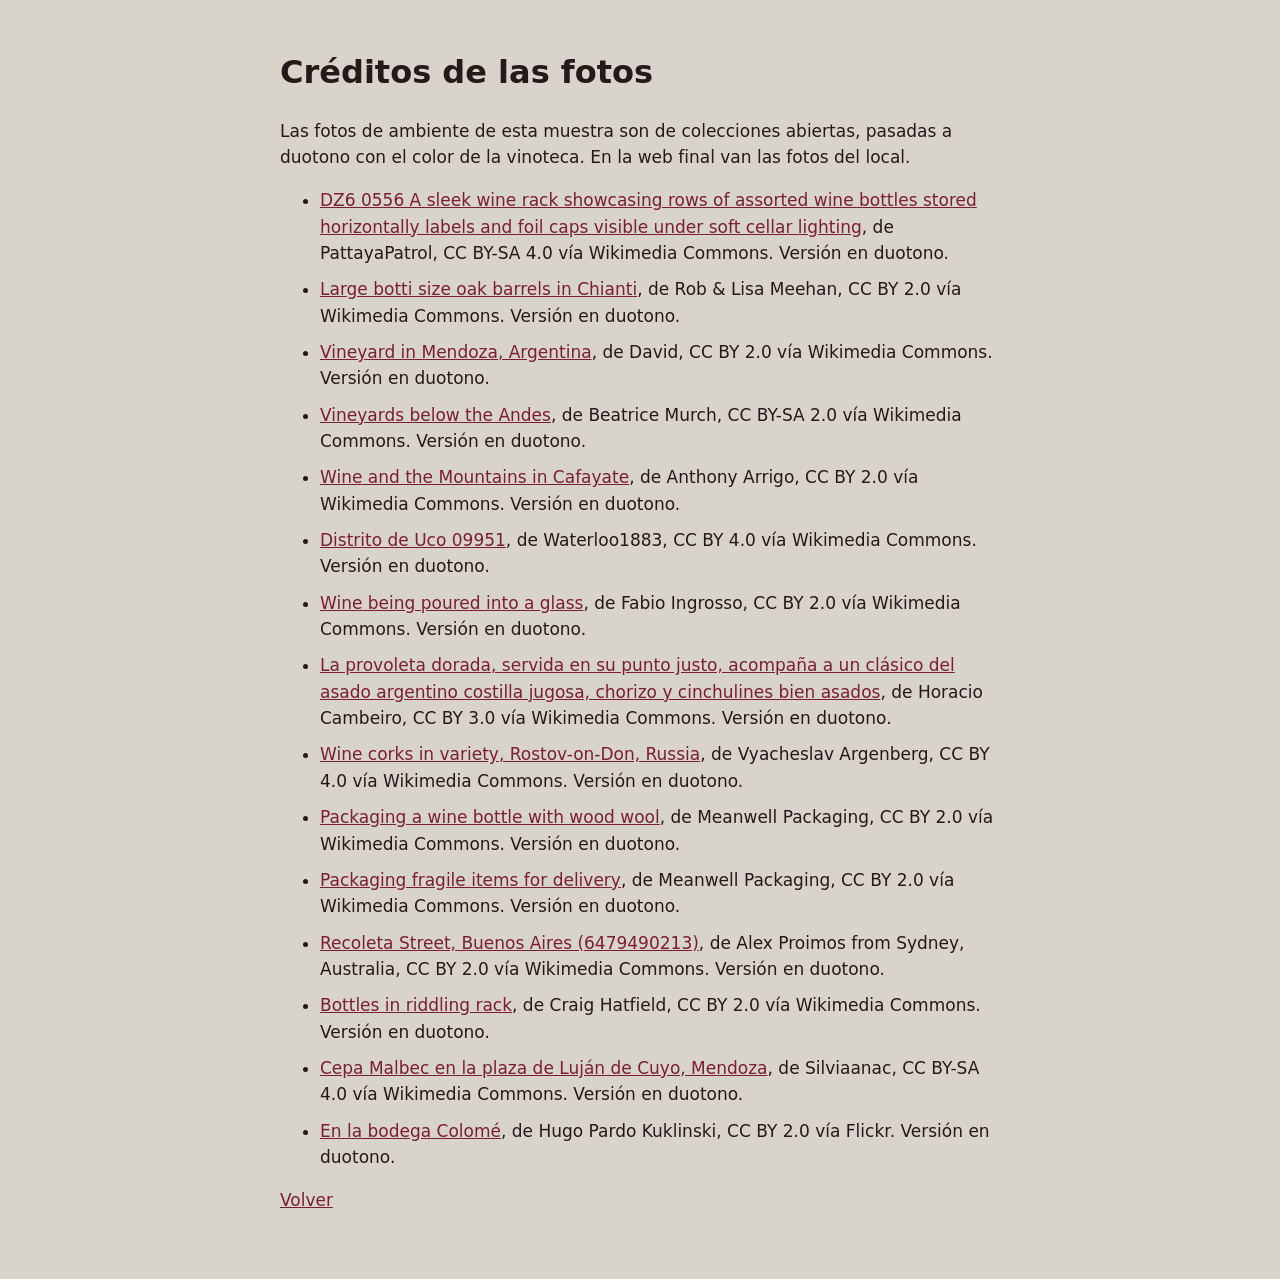
<file: creditos.html>
<!doctype html><html lang="es-AR"><head><meta charset="utf-8"><meta name="viewport" content="width=device-width, initial-scale=1"><meta name="robots" content="noindex">
<title>Créditos de las fotos</title><style>body{margin:0;background:#d9d4cb;color:#221b1a;font:17px/1.55 system-ui,sans-serif;padding:48px 20px}main{max-width:720px;margin:0 auto}h1{font-size:2rem;margin:0 0 20px}li{margin-bottom:10px}a{color:#7a1f33}</style></head>
<body><main><h1>Créditos de las fotos</h1><p>Las fotos de ambiente de esta muestra son de colecciones abiertas, pasadas a duotono con el color de la vinoteca. En la web final van las fotos del local.</p><ul><li><a href="https://commons.wikimedia.org/w/index.php?curid=194511786">DZ6 0556 A sleek wine rack showcasing rows of assorted wine bottles stored horizontally labels and foil caps visible under soft cellar lighting</a>, de PattayaPatrol, CC BY-SA 4.0 vía Wikimedia Commons. Versión en duotono.</li><li><a href="https://commons.wikimedia.org/w/index.php?curid=4170880">Large botti size oak barrels in Chianti</a>, de Rob &amp; Lisa Meehan, CC BY 2.0 vía Wikimedia Commons. Versión en duotono.</li><li><a href="https://commons.wikimedia.org/w/index.php?curid=3444951">Vineyard in Mendoza, Argentina</a>, de David, CC BY 2.0 vía Wikimedia Commons. Versión en duotono.</li><li><a href="https://commons.wikimedia.org/w/index.php?curid=6439679">Vineyards below the Andes</a>, de Beatrice Murch, CC BY-SA 2.0 vía Wikimedia Commons. Versión en duotono.</li><li><a href="https://commons.wikimedia.org/w/index.php?curid=25786683">Wine and the Mountains in Cafayate</a>, de Anthony Arrigo, CC BY 2.0 vía Wikimedia Commons. Versión en duotono.</li><li><a href="https://commons.wikimedia.org/w/index.php?curid=151572151">Distrito de Uco 09951</a>, de Waterloo1883, CC BY 4.0 vía Wikimedia Commons. Versión en duotono.</li><li><a href="https://commons.wikimedia.org/w/index.php?curid=25757130">Wine being poured into a glass</a>, de Fabio Ingrosso, CC BY 2.0 vía Wikimedia Commons. Versión en duotono.</li><li><a href="https://commons.wikimedia.org/w/index.php?curid=180544049">La provoleta dorada, servida en su punto justo, acompaña a un clásico del asado argentino costilla jugosa, chorizo y cinchulines bien asados</a>, de Horacio Cambeiro, CC BY 3.0 vía Wikimedia Commons. Versión en duotono.</li><li><a href="https://commons.wikimedia.org/w/index.php?curid=104871463">Wine corks in variety, Rostov-on-Don, Russia</a>, de Vyacheslav Argenberg, CC BY 4.0 vía Wikimedia Commons. Versión en duotono.</li><li><a href="https://commons.wikimedia.org/w/index.php?curid=120365147">Packaging a wine bottle with wood wool</a>, de Meanwell Packaging, CC BY 2.0 vía Wikimedia Commons. Versión en duotono.</li><li><a href="https://commons.wikimedia.org/w/index.php?curid=120365145">Packaging fragile items for delivery</a>, de Meanwell Packaging, CC BY 2.0 vía Wikimedia Commons. Versión en duotono.</li><li><a href="https://commons.wikimedia.org/w/index.php?curid=25649838">Recoleta Street, Buenos Aires (6479490213)</a>, de Alex Proimos from Sydney, Australia, CC BY 2.0 vía Wikimedia Commons. Versión en duotono.</li><li><a href="https://commons.wikimedia.org/w/index.php?curid=4129041">Bottles in riddling rack</a>, de Craig Hatfield, CC BY 2.0 vía Wikimedia Commons. Versión en duotono.</li><li><a href="https://commons.wikimedia.org/w/index.php?curid=48373766">Cepa Malbec en la plaza de Luján de Cuyo, Mendoza</a>, de Silviaanac, CC BY-SA 4.0 vía Wikimedia Commons. Versión en duotono.</li><li><a href="https://www.flickr.com/photos/18016623@N00/26492858562">En la bodega Colomé</a>, de Hugo Pardo Kuklinski, CC BY 2.0 vía Flickr. Versión en duotono.</li></ul><p><a href="./">Volver</a></p></main></body></html>
</file>
<file: styles.css>
/* Vinoteca · la página es la etiqueta. Tokens arriba; el color de marca llega de config.js (--vino). */
:root{
  --vino:#7a1f33;          /* color de la marca: se pisa desde config.js */
  --vino-ink:#f3f2ef;
  --bg:#d9d4cb;            /* piedra: el mostrador */
  --paper:#ebe9e5;         /* la etiqueta */
  --surface:#cdc7bd;
  --ink:#221b1a;
  --muted:#574e4b;
  --night:#1d1517;
  --night-ink:#efe8de;
  --cap-tinto:var(--vino);
  --cap-blanco:#e7d9a8;
  --cap-rosado:#d9a0a6;
  --cap-esp:#b59c5c;
  --s-small:clamp(.875rem,.85rem + .1vw,.9375rem);
  --s-body:clamp(1.0625rem,1rem + .25vw,1.1875rem);
  --s-lead:clamp(1.25rem,1.1rem + .7vw,1.625rem);
  --s-head:clamp(2rem,1.3rem + 3.2vw,4rem);
  --s-display:clamp(3.4rem,1.6rem + 7vw,8.25rem);
  --m:clamp(16px,2.4vw,32px);
  --gap-sec:clamp(96px,12vw,200px);
  --ease:cubic-bezier(.2,.7,.2,1);
  color-scheme:light;
}
*,*::before,*::after{box-sizing:border-box}
html{overflow-x:clip;scroll-behavior:smooth;-webkit-text-size-adjust:100%}
body{margin:0;background:var(--bg);color:var(--ink);font:400 var(--s-body)/1.5 'Bricolage Grotesque',system-ui,sans-serif;overflow-x:clip;font-optical-sizing:auto}
img{max-width:100%;height:auto;display:block}
a{color:inherit}
button,input,select,textarea{font:inherit;color:inherit}
h1,h2,h3,p{margin:0}
h1,h2,h3{font-weight:600;letter-spacing:-.035em;line-height:.95;text-wrap:balance}
ul,ol{margin:0;padding:0;list-style:none}
:focus-visible{outline:3px solid var(--vino);outline-offset:3px}
::selection{background:var(--vino);color:var(--vino-ink)}
.sr{position:absolute;width:1px;height:1px;overflow:hidden;clip:rect(0 0 0 0);white-space:nowrap}
.skip{position:absolute;left:-999px;top:0;background:var(--ink);color:var(--paper);padding:12px 16px;z-index:99}
.skip:focus{left:8px;top:8px}
[hidden]{display:none!important}

/* botones: rectángulo plano, un solo color */
.btn{display:inline-flex;align-items:center;justify-content:center;min-height:52px;padding:0 26px;background:var(--vino);color:var(--vino-ink);font-weight:500;text-decoration:none;border:0;cursor:pointer;transition:transform .18s var(--ease),background-color .2s}
.btn:hover{background:var(--ink)}
.btn:active{transform:scale(.97)}
.btn-line{background:var(--ink);color:var(--paper)}
.btn-line:hover{background:var(--vino)}
.btn-paper{background:var(--paper);color:var(--ink)}
.btn-paper:hover{background:var(--ink);color:var(--paper)}
.btn-wide{width:100%}
.txt-link{color:var(--ink);text-underline-offset:4px}

/* franja de la muestra */
.demo-bar{background:var(--ink);color:var(--paper);font-size:var(--s-small);padding:10px var(--m);text-align:center}
.demo-bar a{color:var(--paper);text-underline-offset:3px}

/* barra superior */
.top{position:sticky;top:0;z-index:30;display:flex;align-items:center;gap:24px;padding:12px var(--m);background:var(--bg)}
.top-mark{font-weight:600;font-size:var(--s-lead);letter-spacing:-.03em;text-decoration:none;white-space:nowrap;overflow:hidden;text-overflow:ellipsis;max-width:40vw}
.top-nav{display:flex;gap:22px;margin-left:auto}
.top-nav a{text-decoration:none;font-size:var(--s-small);position:relative}
.top-nav a::after{content:"";position:absolute;left:0;right:0;bottom:-3px;height:2px;background:var(--vino);transform:scaleX(0);transform-origin:left;transition:transform .25s var(--ease)}
.top-nav a:hover::after{transform:scaleX(1)}
.crate-btn{display:flex;align-items:center;gap:10px;min-height:44px;padding:0 14px;background:var(--ink);color:var(--paper);border:0;cursor:pointer;font-size:var(--s-small);transition:transform .18s var(--ease)}
.crate-btn:active{transform:scale(.96)}
.crate-mini{display:grid;grid-template-columns:repeat(3,9px);gap:3px}
.crate-mini i{width:9px;height:9px;border-radius:50%;background:rgba(239,235,228,.28);transition:background-color .25s,transform .25s var(--ease)}
.crate-mini i.on{background:var(--paper);transform:scale(1.1)}
.bump{animation:bump .45s var(--ease)}
@keyframes bump{40%{transform:scale(1.12)}}

/* ═══ HERO ═══ */
.hero{display:grid;grid-template-columns:1fr 1fr;gap:12px;padding:0 12px 12px;min-height:calc(100svh - 68px)}
.label{background:var(--paper);display:flex;flex-direction:column;grid-column:1;grid-row:1;min-width:0}
.stripe{height:56px;display:flex;flex:none;overflow:hidden}
.stripe span{flex:none;width:28px;height:100%}
.stripe span:nth-child(odd){background:var(--vino)}
.label-body{flex:1;display:flex;flex-direction:column;align-items:center;justify-content:center;text-align:center;padding:clamp(28px,5vw,72px) clamp(20px,4vw,64px)}
.label-kind{display:flex;gap:14px;font-size:var(--s-small);color:var(--muted)}
.label-kind span+span::before{content:"·";margin-right:14px}
.wordmark{font-size:var(--s-display);font-weight:600;letter-spacing:-.05em;line-height:.88;color:var(--vino);margin:14px 0 12px;max-width:100%;overflow-wrap:break-word}
.label-addr{font-size:var(--s-small);color:var(--muted)}
.hero h1{font-size:var(--s-head);margin:clamp(28px,4vw,48px) 0 18px;max-width:14ch}
.label-lead{max-width:36ch;margin-bottom:28px}
.label-links{display:flex;flex-wrap:wrap;justify-content:center;gap:8px 22px;margin-top:28px;font-size:var(--s-small)}
.label-links a{text-underline-offset:4px}
.hero-room{position:sticky;top:68px;height:calc(100svh - 80px);overflow:hidden;grid-column:2;grid-row:1;background:var(--night)}
.hero-room img{position:absolute;inset:0;width:100%;height:100%;object-fit:cover;opacity:0;transition:opacity 1.6s ease;transform:scale(1.04)}
.hero-room img.on{opacity:1;animation:drift 14s ease-in-out infinite alternate}
@keyframes drift{to{transform:scale(1.1) translate3d(-1.5%,-1%,0)}}

/* ═══ VINO DE LA SEMANA ═══ */
.week{display:grid;grid-template-columns:1fr 1fr;min-height:88svh;margin-top:var(--gap-sec);background:var(--surface)}
.week-plate{position:relative;align-self:center;margin:40px;aspect-ratio:1}
.week-plate img{width:100%;height:100%;object-fit:cover}
.capsule{position:absolute;inset:7%;width:86%;height:86%;pointer-events:none}
.capsule circle:first-child{stroke:var(--paper)}
.capsule circle:last-child{fill:var(--paper)}
.week-text{display:flex;flex-direction:column;justify-content:space-between;padding:40px 40px 40px 0}
.tabs{display:flex;gap:26px}
.tabs button{background:none;border:0;padding:6px 0;font-size:var(--s-body);color:var(--muted);cursor:pointer;border-bottom:3px solid transparent;transition:color .2s,border-color .2s}
.tabs button[aria-selected="true"]{color:var(--ink);border-color:var(--vino)}
.week-mid{max-width:34ch}
.week-intro{color:var(--muted);margin-bottom:14px}
.week-mid h2{font-size:var(--s-head);line-height:1}
.week-desc{margin-top:28px;font-size:var(--s-lead);line-height:1.3}
.week-meta{margin-top:14px;color:var(--muted)}
.cells{display:grid;grid-template-columns:1fr 1fr}
.cell{min-height:72px;display:flex;align-items:center;justify-content:center;border:0;font-weight:500;text-decoration:none;cursor:pointer;transition:background-color .2s,transform .18s var(--ease)}
.cell:active{transform:scale(.98)}
.cell-ink{background:var(--ink);color:var(--paper)}
.cell-ink:hover{background:var(--vino)}
.cell-tone{background:var(--bg);color:var(--ink)}
.cell-tone:hover{background:var(--paper)}

/* ═══ LA CARTA ═══ */
.carta-wrap{background:var(--vino);padding:clamp(72px,9vw,140px) 10px;margin-top:var(--gap-sec)}
.sheet{max-width:720px;margin:0 auto;position:relative}
.scallop{display:block;width:100%;height:22px;fill:var(--paper)}
.scallop circle{fill:var(--paper)}
.scallop.top{margin-bottom:-11px}
.scallop.bottom{margin-top:-11px}
.sheet-in{background:var(--paper);padding:clamp(28px,6vw,64px) clamp(20px,6vw,64px) clamp(36px,6vw,64px);text-align:center}
.sheet-in h2{font-size:var(--s-head)}
.sheet-note{margin-top:12px;color:var(--muted);font-size:var(--s-small)}
.filters{margin:28px auto 8px;max-width:520px;display:grid;gap:18px}
.chips{display:flex;flex-wrap:wrap;justify-content:center;gap:8px}
.chip{border:0;background:var(--bg);padding:8px 14px;min-height:40px;cursor:pointer;font-size:var(--s-small);transition:background-color .2s,color .2s}
.chip:hover{background:var(--surface)}
.chip.on{background:var(--ink);color:var(--paper)}
.range{display:grid;gap:6px;font-size:var(--s-small);color:var(--muted)}
.range b{color:var(--ink);font-weight:500;font-variant-numeric:tabular-nums}
.range input{width:100%;accent-color:var(--vino)}
.menu{margin-top:12px}
.group{margin-top:56px}
.group h3{font-size:var(--s-lead);letter-spacing:-.02em;margin-bottom:22px}
.item{width:100%;max-width:440px;margin:0 auto 6px;display:grid;grid-template-columns:1fr auto;gap:2px 16px;text-align:left;background:none;border:0;padding:10px 12px;cursor:pointer;position:relative;transition:background-color .2s}
.item:hover{background:var(--bg)}
.item:active{transform:scale(.99)}
.item-n{font-size:var(--s-body);font-weight:500}
.item-p{font-variant-numeric:tabular-nums;font-size:var(--s-body)}
.item-d{grid-column:1/-1;font-size:var(--s-small);color:var(--muted)}
.item-q{position:absolute;left:-26px;top:12px;min-width:22px;height:22px;border-radius:50%;background:var(--vino);color:var(--vino-ink);font-size:var(--s-small);display:grid;place-items:center;opacity:0;transform:scale(.6);transition:transform .25s var(--ease),opacity .2s}
.item.in .item-q{transform:scale(1);opacity:1}
.menu-empty,.menu-loading{color:var(--muted);margin:40px 0}
.sheet-hours{margin-top:56px;color:var(--muted);font-size:var(--s-small);line-height:1.6}

/* ═══ HOJAS APILADAS ═══ */
.tools{margin-top:var(--gap-sec);padding:0 var(--m)}
.tools-h{font-size:var(--s-head);margin-bottom:48px}
.tool{position:relative;display:grid;grid-template-columns:6fr 6fr;min-height:86svh;margin:0 calc(var(--m)*-1)}
.t-caja{top:68px;background:var(--paper);color:var(--ink)}
.t-regalo{top:140px;background:var(--vino);color:var(--vino-ink)}
.t-maridaje{top:212px;background:var(--night);color:var(--night-ink)}
.t-envios{top:284px;background:var(--surface);color:var(--ink)}
.tool-txt{padding:18px var(--m) 40px;display:flex;flex-direction:column;gap:28px;min-width:0}
.tool h3{font-size:var(--s-head);min-height:36px}
.tool-p{max-width:40ch;font-size:var(--s-body);margin-top:auto}
.tool-img{min-width:0;padding-top:72px}
.tool-img img{width:100%;height:100%;object-fit:cover}

/* cajón */
.crate-zone{display:flex;gap:32px;align-items:center;flex-wrap:wrap}
.crate{width:min(100%,380px);height:auto;flex:none}
.crate .wood{fill:#8a6a4c}
.crate .wood2{fill:#6f5239}
.crate .hole{fill:#3a2a1f}
.crate .slot-g{transition:transform .35s var(--ease);transform-box:fill-box;transform-origin:center}
.crate .bottle{opacity:0;transform:scale(.4);transform-box:fill-box;transform-origin:center;transition:opacity .3s,transform .4s var(--ease)}
.crate .bottle.on{opacity:1;transform:scale(1)}
.crate text{font:500 11px 'Bricolage Grotesque',sans-serif;fill:#fff;text-anchor:middle}
.crate-info{display:grid;gap:8px;min-width:0}
.crate-count{font-size:var(--s-body)}
.crate-total{font-size:var(--s-head);font-weight:600;letter-spacing:-.03em;font-variant-numeric:tabular-nums}
.crate-off{color:var(--muted);max-width:30ch}
.crate-off.ok{color:var(--vino);font-weight:500}
.crate-actions{display:flex;flex-wrap:wrap;gap:10px;margin-top:10px}

/* regalo */
.gift{display:grid;grid-template-columns:1fr minmax(0,260px);gap:28px;align-items:start}
.gift-form{display:grid;gap:12px;min-width:0}
.gift-form label,.order-grid label,.env-pick{display:grid;gap:4px;font-size:var(--s-small)}
.gift-form input,.gift-form textarea,.gift-form select{background:rgba(255,255,255,.12);border:0;border-bottom:2px solid rgba(244,239,232,.5);color:var(--vino-ink);padding:10px 2px;min-height:44px;font-size:var(--s-body);resize:vertical}
.gift-form select option{color:var(--ink)}
.gift-form input::placeholder,.gift-form textarea::placeholder{color:rgba(244,239,232,.6)}
.gift-ok{min-height:1.4em;font-size:var(--s-small)}
.card{background:var(--paper);color:var(--ink);aspect-ratio:5/7;padding:22px 20px;display:flex;flex-direction:column;gap:12px;position:relative}
.card::before{content:"";position:absolute;left:0;right:0;top:0;border-top:10px dashed var(--vino)}
.card-to{margin-top:10px;font-weight:600;font-size:var(--s-lead);letter-spacing:-.02em}
.card-msg{font-size:var(--s-body);line-height:1.35;overflow-wrap:anywhere}
.card-from{margin-top:auto;color:var(--muted)}
.card-mark{color:var(--vino);font-weight:600;font-size:var(--s-small)}

/* maridaje */
.dishes{display:flex;flex-wrap:wrap;gap:8px}
.dishes button{background:rgba(239,232,222,.1);color:var(--night-ink);border:0;min-height:44px;padding:0 16px;cursor:pointer;transition:background-color .2s,color .2s,transform .18s var(--ease)}
.dishes button:hover{background:rgba(239,232,222,.2)}
.dishes button:active{transform:scale(.96)}
.dishes button[aria-pressed="true"]{background:var(--paper);color:var(--ink)}
.picks{display:grid;gap:10px}
.picks-empty{color:rgba(239,232,222,.75)}
.pick{display:grid;grid-template-columns:auto 1fr auto;gap:4px 16px;align-items:center;background:rgba(239,232,222,.08);padding:14px 16px;animation:rise .45s var(--ease) both}
.pick:nth-child(2){animation-delay:.07s}.pick:nth-child(3){animation-delay:.14s}
.pick-cap{width:34px;height:34px;border-radius:50%;border:6px solid #1b1414}
.pick-n{font-weight:500}
.pick-w{grid-column:2;font-size:var(--s-small);color:rgba(239,232,222,.75)}
.pick button{grid-row:1/3;grid-column:3;background:var(--paper);color:var(--ink);border:0;min-height:40px;padding:0 14px;cursor:pointer}
@keyframes rise{from{opacity:0;transform:translateY(14px)}}

/* envíos */
.env-pick select,.order-grid select,.order-grid input{background:var(--paper);border:0;min-height:48px;padding:0 12px;font-size:var(--s-body)}
.env-pick{max-width:360px}
.env-res{font-size:var(--s-lead);line-height:1.3;max-width:28ch;min-height:2.6em}
.env-res b{color:var(--vino)}
.env-table{border-collapse:collapse;width:100%;max-width:560px;font-size:var(--s-small)}
.env-table th,.env-table td{text-align:left;padding:7px 8px 7px 0;border-bottom:1px solid rgba(34,27,26,.15)} /* taste-skill-ignore: tabla real */
.env-table td:nth-child(2){font-variant-numeric:tabular-nums;white-space:nowrap}
.env-table tr.sel td{color:var(--vino);font-weight:500}

/* ═══ MOMENTOS ═══ */
.moments{margin-top:var(--gap-sec);padding:0 var(--m)}
.mom-head{display:flex;align-items:end;justify-content:space-between;gap:20px}
.mom-head h2{font-size:var(--s-head)}
.mom-btns{display:flex;gap:8px}
.mom-btns button{width:48px;height:48px;background:var(--ink);border:0;cursor:pointer;display:grid;place-items:center;transition:background-color .2s,transform .18s var(--ease)}
.mom-btns button:hover{background:var(--vino)}
.mom-btns button:active{transform:scale(.94)}
.mom-btns svg{width:22px;height:22px;fill:none;stroke:var(--paper);stroke-width:2}
.mom-bar{height:6px;background:var(--surface);margin:20px 0 32px}
.mom-bar i{display:block;height:100%;width:20%;background:var(--ink);transform-origin:left;transition:width .2s}
.mom-row{display:flex;gap:32px;overflow-x:auto;scroll-snap-type:x mandatory;margin:0 calc(var(--m)*-1);padding:0 var(--m) 12px;scrollbar-width:none}
.mom-row::-webkit-scrollbar{display:none}
.mom-row li{flex:0 0 280px;scroll-snap-align:start;display:flex;flex-direction:column}
.mom-row h3{font-size:var(--s-body);letter-spacing:-.01em;line-height:1.2}
.mom-row p{font-size:var(--s-small);color:var(--ink);margin-top:8px;min-height:4.4em}
.mom-row img{margin-top:var(--gap);aspect-ratio:4/5;object-fit:cover;width:100%}

/* ═══ REGIONES ═══ */
.regions{margin-top:var(--gap-sec);padding:0 var(--m)}
.regions h2{font-size:var(--s-head);margin-bottom:40px}
.tiles{display:grid;grid-template-columns:repeat(4,1fr);gap:28px 12px}
.tile img{aspect-ratio:1;object-fit:cover;width:100%;transition:transform .6s var(--ease)}
.tile{overflow:hidden}
.tile:hover img{transform:scale(1.04)}
.strip{min-height:88px;padding:12px;font-size:var(--s-small);display:grid;gap:6px;align-content:start;position:relative}
.vals,.row2{display:flex;justify-content:space-between;gap:8px;font-variant-numeric:tabular-nums}
.row2 span:first-child{font-weight:600;font-size:var(--s-body)}
.p1 .strip{background:var(--vino);color:var(--vino-ink)}
.p2 .strip{background:var(--ink);color:var(--paper)}
.p3 .strip{background:var(--paper);color:var(--ink)}
.p4 .strip{background:var(--surface);color:var(--ink)}

/* ═══ FAQ ═══ */
.faq{margin-top:var(--gap-sec);background:var(--paper);display:grid;grid-template-columns:5fr 1fr 6fr;padding:0 var(--m)}
.faq-col{padding:clamp(56px,7vw,110px) 0;min-width:0}
.faq-col h2{font-size:var(--s-head)}
.facts{margin:28px 0 40px;display:grid;gap:6px;font-size:var(--s-body)}
.facts a{text-underline-offset:4px}
.acc details{padding:14px 0}
.acc details+details{margin-top:14px}
.acc summary{font-size:var(--s-lead);font-weight:500;cursor:pointer;list-style:none;display:flex;justify-content:space-between;gap:16px;align-items:center;min-height:44px}
.acc summary::-webkit-details-marker{display:none}
.acc summary::after{content:"";flex:none;width:10px;height:10px;border-right:2px solid var(--ink);border-bottom:2px solid var(--ink);transform:rotate(45deg) translateY(-3px);transition:transform .25s var(--ease)}
.acc details[open] summary::after{transform:rotate(225deg)}
.acc p{margin-top:8px;color:var(--ink);font-size:var(--s-body);max-width:52ch}
.faq-cta{display:flex;align-items:center;flex-wrap:wrap;gap:22px;margin-top:40px}
.faq-pics{grid-column:3;position:relative;margin-bottom:80px}
.faq-pics .tall{width:100%;aspect-ratio:3/4;object-fit:cover}
.faq-pics .sq{position:absolute;width:33%;aspect-ratio:1;object-fit:cover;left:-40px;bottom:-40px;border:10px solid var(--paper)}

/* ═══ CUPÓN EMPRESAS ═══ */
.corp{padding:120px var(--m)}
.coupon{max-width:1100px;margin:0 auto;background:var(--vino);color:var(--vino-ink);display:grid;grid-template-columns:46% 54%;position:relative;min-height:440px}
.coupon::before,.coupon::after{content:"";position:absolute;left:46%;width:28px;height:28px;margin-left:-14px;border-radius:50%;background:var(--bg)}
.coupon::before{top:-14px}.coupon::after{bottom:-14px}
.coupon-l{padding:48px;display:flex;flex-direction:column;justify-content:space-between;gap:28px}
.coupon-l h2{font-size:var(--s-head);max-width:12ch}
.coupon-r{padding:48px;border-left:5px dotted var(--bg);display:grid;gap:10px;align-content:center}
.coupon-r input{width:100%;height:52px;border:0;background:rgba(255,255,255,.16);color:var(--vino-ink);padding:0 14px;font-size:var(--s-body)}
.coupon-r input::placeholder{color:rgba(244,239,232,.75)}
.coupon-r button{height:56px;border:0;background:var(--ink);color:var(--paper);font-weight:500;cursor:pointer;transition:background-color .2s,transform .18s var(--ease)}
.coupon-r button:hover{background:var(--night)}
.coupon-r button:active{transform:scale(.98)}

/* ═══ PLANILLA (muestra) ═══ */
.sheetdemo{padding:0 var(--m) var(--gap-sec);display:grid;grid-template-columns:5fr 7fr;gap:48px;align-items:center}
.pl-text h2{font-size:var(--s-head)}
.pl-text p{margin-top:20px;max-width:44ch}
.pl-ui{background:#fff;font-family:Arial,Helvetica,sans-serif;font-size:13px;color:#202124;overflow-x:auto;min-width:0}
.pl-bar{background:#f1f3f4;padding:10px 12px;border-bottom:1px solid #dadce0;color:#5f6368}
.pl-table{border-collapse:collapse;width:100%;min-width:560px}
.pl-table th{background:#f8f9fa;color:#5f6368;font-weight:400;text-align:left}
.pl-table th,.pl-table td{border:1px solid #e0e0e0;padding:6px 8px;white-space:nowrap}
.pl-table td.hl{background:#e6f4ea;outline:2px solid #1a73e8;outline-offset:-2px;transition:background-color .4s}

/* ═══ PIE ═══ */
.foot{background:var(--night);color:var(--night-ink);padding:clamp(48px,6vw,80px) var(--m) 32px;min-height:80svh;display:flex;flex-direction:column;overflow:hidden}
.foot-mark{font-size:var(--s-display);font-weight:600;letter-spacing:-.055em;line-height:.8;color:var(--night-ink);white-space:nowrap}
.foot-row{display:grid;grid-template-columns:5fr 1fr 6fr;margin-top:72px}
.places{display:grid;gap:6px;align-content:start}
.places a{font-size:var(--s-lead);letter-spacing:-.02em;text-decoration:none;color:#e6a3b0}
.places a:hover{text-decoration:underline;text-underline-offset:6px}
.foot-links{grid-column:3;display:grid;grid-template-columns:repeat(3,1fr);gap:20px}
.foot-links li{margin-bottom:8px}
.foot-links a,.share{font-size:var(--s-small);text-decoration:none;background:none;border:0;padding:0;cursor:pointer;color:var(--night-ink)}
.foot-links a:hover,.share:hover{text-decoration:underline}
.foot-legal{margin-top:auto;padding-top:96px;display:grid;grid-template-columns:1fr auto;gap:10px 40px;font-size:var(--s-small);color:rgba(239,232,222,.78)}
.foot-legal .credits{grid-column:1}
.foot-legal .txt-link{color:var(--night-ink);grid-row:1;grid-column:2}

/* barra fija celular */
.dock{display:none}

/* pedido */
.order{border:0;padding:0;max-width:560px;width:calc(100% - 24px);background:var(--paper);color:var(--ink);max-height:calc(100svh - 24px)}
.order::backdrop{background:rgba(29,21,23,.6)}
.order[open]{animation:rise .35s var(--ease)}
.order-in{padding:28px;display:grid;gap:18px}
.order-head{display:flex;justify-content:space-between;align-items:center}
.order-head h2{font-size:var(--s-head)}
.x{width:44px;height:44px;border:0;background:var(--bg);font-size:var(--s-lead);cursor:pointer}
.order-items{display:grid;gap:8px}
.order-items li{display:grid;grid-template-columns:1fr auto auto;gap:12px;align-items:center}
.order-items .qty{display:flex;align-items:center;gap:6px}
.order-items .qty button{width:34px;height:34px;border:0;background:var(--bg);cursor:pointer}
.order-items .op{font-variant-numeric:tabular-nums;min-width:84px;text-align:right}
.order-empty{color:var(--muted)}
.order-gift{background:var(--bg);padding:12px 14px;font-size:var(--s-small)}
.order-grid{display:grid;grid-template-columns:1fr 1fr;gap:12px}
.order-grid select,.order-grid input{background:var(--bg)}
.order-sum{display:grid;grid-template-columns:1fr auto;gap:4px 12px;margin:0;font-variant-numeric:tabular-nums}
.order-sum dd{margin:0;text-align:right}
.order-sum .tot{font-weight:600;font-size:var(--s-lead)}
.order-note{font-size:var(--s-small);color:var(--muted)}

/* entradas al hacer scroll */
.rv{opacity:0;transform:translateY(24px);transition:opacity .7s var(--ease),transform .7s var(--ease)}
.rv.in{opacity:1;transform:none}
.rv.d1{transition-delay:.08s}.rv.d2{transition-delay:.16s}.rv.d3{transition-delay:.24s}

@media (max-width:1000px){
  .top-nav{display:none}
  .crate-btn{margin-left:auto}
  .tool{grid-template-columns:1fr}
  .tool-img{padding-top:0;order:-1;margin-top:52px;aspect-ratio:4/3}
  .t-caja{top:56px}.t-regalo{top:108px}.t-maridaje{top:160px}.t-envios{top:212px}
  .tool{min-height:70svh}
  .tool h3{font-size:var(--s-lead);min-height:0}
  .tool-txt{padding:20px}
  .gift{grid-template-columns:1fr}
  .card{max-width:260px}
  .tiles{grid-template-columns:1fr 1fr;gap:20px 8px}
  .strip .vals{flex-wrap:wrap}
  .strip .vals span{width:calc(50% - 4px)}
  .faq{grid-template-columns:1fr}
  .faq-pics{grid-column:1;grid-row:1;margin:0 0 40px}
  .faq-pics .tall{aspect-ratio:4/5}
  .faq-pics .sq{left:auto;right:-6px;width:38%}
  .sheetdemo{grid-template-columns:1fr}
  .foot-row{grid-template-columns:1fr}
  .foot-links{grid-column:1;grid-template-columns:1fr 1fr;margin-top:40px}
}
@media (max-width:760px){
  .hero{grid-template-columns:1fr;padding:0 12px 12px}
  .hero-room{position:relative;top:0;height:48svh;grid-column:1;grid-row:1}
  .label{grid-column:1;grid-row:2;margin-top:-24px;position:relative;z-index:2;margin-left:12px;margin-right:12px}
  .stripe{height:40px}
  .hero h1{font-size:var(--s-head)}
  .week{grid-template-columns:1fr}
  .week-plate{margin:16px}
  .week-text{padding:8px 16px 16px;gap:24px}
  .tabs button{font-size:var(--s-body)}
  .cells{grid-template-columns:1fr}
  .cell{min-height:60px}
  .item-q{left:-4px;top:-6px}
  .mom-row li{flex-basis:72vw}
  .mom-row img{margin-top:calc(var(--gap)*.4)}
  .mom-btns{display:none}
  .coupon{grid-template-columns:1fr}
  .coupon::before,.coupon::after{left:auto;top:auto;bottom:auto;margin:0}
  .coupon::before{left:-14px;top:calc(50% - 14px)}
  .coupon::after{right:-14px;top:calc(50% - 14px)}
  .coupon-l{padding:32px 24px}
  .coupon-r{border-left:0;border-top:5px dotted var(--bg);padding:28px 24px}
  .corp{padding:80px 12px}
  .foot-legal{grid-template-columns:1fr}
  .foot-legal .txt-link{grid-row:auto;grid-column:1}
  .order-grid{grid-template-columns:1fr}
  .dock{display:flex;position:fixed;left:8px;right:8px;bottom:8px;z-index:40;background:var(--ink);color:var(--paper);align-items:center;gap:12px;padding:8px 8px 8px 14px;transform:translateY(130%);transition:transform .35s var(--ease)}
  .dock.show{transform:none}
  .dock-t{font-size:var(--s-small);font-variant-numeric:tabular-nums}
  .dock-btn{margin-left:auto;background:var(--vino);color:var(--vino-ink);border:0;min-height:44px;padding:0 16px;cursor:pointer}
  body{padding-bottom:72px}
}
@media (prefers-reduced-motion:reduce){
  html{scroll-behavior:auto}
  .rv{transform:none;transition:opacity .5s}
  .hero-room img.on{animation:none}
  .pick,.order[open]{animation:none}
  .crate .bottle{transition:opacity .3s}
}

.label-body>*{animation:rise .8s var(--ease) both}
.label-body>:nth-child(2){animation-delay:.08s}.label-body>:nth-child(3){animation-delay:.16s}.label-body>:nth-child(4){animation-delay:.24s}.label-body>:nth-child(5){animation-delay:.32s}.label-body>:nth-child(6){animation-delay:.4s}
@media (prefers-reduced-motion:reduce){.label-body>*{animation:fade .6s both}}
@keyframes fade{from{opacity:0}}
</file>
